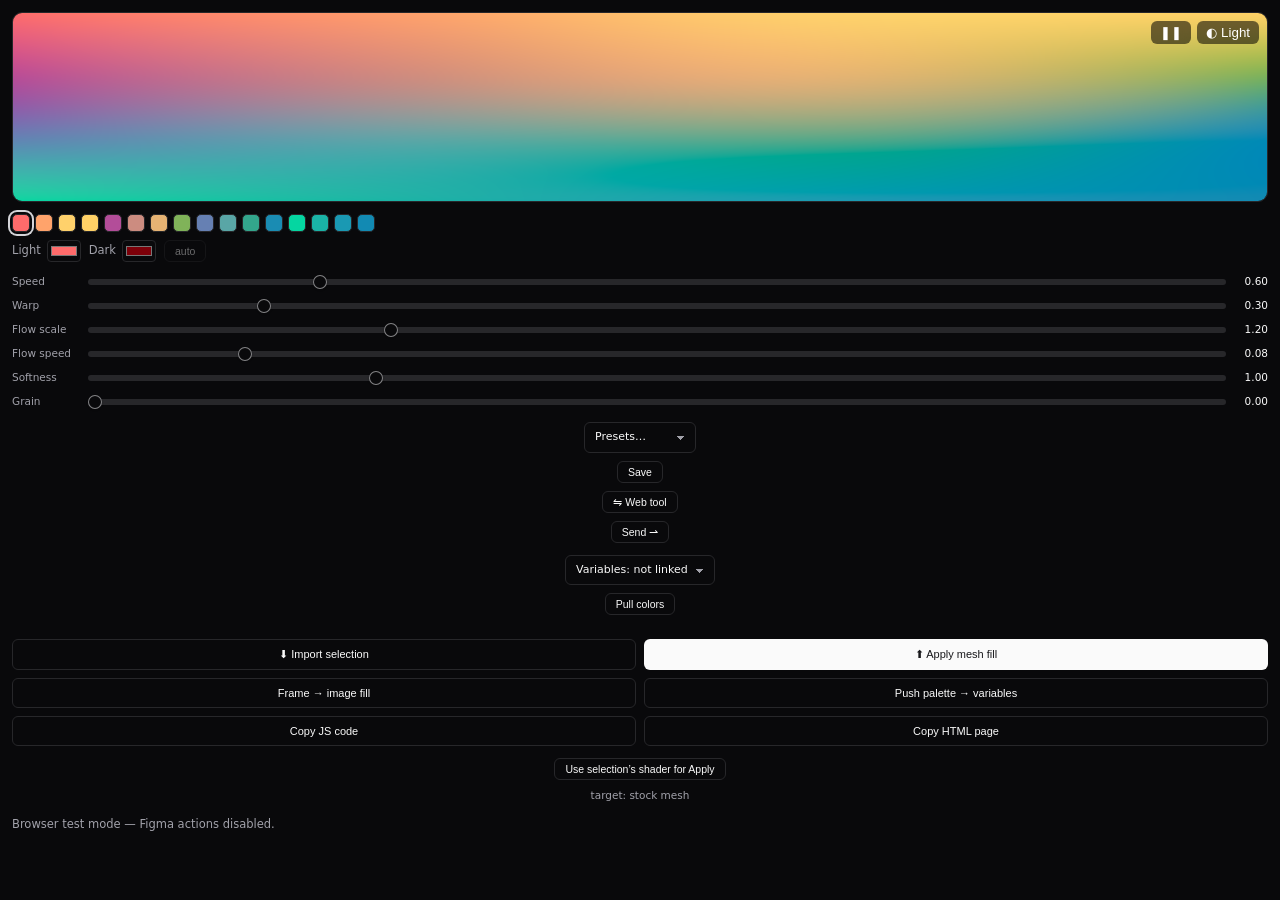
<file: figma-plugin/ui.html>
<meta charset="utf-8">
<!-- GENERATED by build_plugin.py — edit figma-plugin/ui-src/* and src/*, then rebuild -->
<style>
/* shadcn/ui design language (zinc theme), ported to plain CSS.
   Figma (themeColors: true) sets .figma-light / .figma-dark on <html>;
   dark is the default so the browser preview matches too. */
:root {
  --background: 240 10% 3.9%;
  --foreground: 0 0% 98%;
  --muted: 240 3.7% 15.9%;
  --muted-foreground: 240 5% 64.9%;
  --border: 240 3.7% 15.9%;
  --input: 240 3.7% 15.9%;
  --primary: 0 0% 98%;
  --primary-foreground: 240 5.9% 10%;
  --secondary: 240 3.7% 15.9%;
  --secondary-foreground: 0 0% 98%;
  --accent: 240 3.7% 15.9%;
  --accent-foreground: 0 0% 98%;
  --destructive: 0 91% 71%;
  --ring: 240 4.9% 83.9%;
  --radius: 8px;
}
.figma-light {
  --background: 0 0% 100%;
  --foreground: 240 10% 3.9%;
  --muted: 240 4.8% 95.9%;
  --muted-foreground: 240 3.8% 46.1%;
  --border: 240 5.9% 90%;
  --input: 240 5.9% 90%;
  --primary: 240 5.9% 10%;
  --primary-foreground: 0 0% 98%;
  --secondary: 240 4.8% 95.9%;
  --secondary-foreground: 240 5.9% 10%;
  --accent: 240 4.8% 95.9%;
  --accent-foreground: 240 5.9% 10%;
  --destructive: 0 84.2% 60.2%;
  --ring: 240 10% 3.9%;
}

* { box-sizing: border-box; margin: 0; }
body {
  background: hsl(var(--background));
  color: hsl(var(--foreground));
  font: 500 11.5px/1.5 "Inter", -apple-system, system-ui, sans-serif;
  -webkit-font-smoothing: antialiased;
  user-select: none;
}
#app { padding: 12px; display: flex; flex-direction: column; gap: 12px; }

/* ---- stage ------------------------------------------------------------- */
#stage {
  position: relative; height: 190px;
  border: 1px solid hsl(var(--border));
  border-radius: calc(var(--radius) + 2px);
  overflow: hidden;
}
#cv { position: absolute; inset: 0; width: 100%; height: 100%; display: block; cursor: pointer; }
#handles { position: absolute; inset: 0; pointer-events: none; transition: opacity .15s; }
#handles.hide { opacity: 0; visibility: hidden; }
.handle {
  position: absolute; width: 14px; height: 14px; border-radius: 50%;
  transform: translate(-50%, -50%);
  border: 2px solid #fff; background: var(--c);
  box-shadow: 0 0 0 1px rgb(0 0 0 / .4);
  pointer-events: auto; cursor: grab; padding: 0; touch-action: none;
}
.handle.on { box-shadow: 0 0 0 2px hsl(var(--ring)); }
#stagebar { position: absolute; top: 8px; right: 8px; display: flex; gap: 6px; }
.chip {
  background: rgb(0 0 0 / .55); color: #fff; border: 0;
  border-radius: calc(var(--radius) - 2px);
  padding: 4px 9px; font: 500 10px/1.4 inherit; cursor: pointer;
  backdrop-filter: blur(4px);
}
.chip:hover { background: rgb(0 0 0 / .7); }

/* ---- layout ------------------------------------------------------------ */
.section { display: flex; flex-direction: column; gap: 8px; }
.row { display: flex; align-items: center; gap: 8px; }
.grid { display: grid; grid-template-columns: 1fr 1fr; gap: 8px; }
.lbl { display: flex; align-items: center; gap: 6px; color: hsl(var(--muted-foreground)); font-weight: 500; }

/* ---- buttons (shadcn variants) ----------------------------------------- */
.act, .mini {
  display: inline-flex; align-items: center; justify-content: center;
  border: 1px solid hsl(var(--input));
  background: hsl(var(--background));
  color: hsl(var(--foreground));
  border-radius: calc(var(--radius) - 2px);
  font-weight: 500; cursor: pointer;
  transition: background-color .15s, border-color .15s;
}
.act { padding: 8px 10px; font-size: 11px; }
.mini { padding: 4px 10px; font-size: 10.5px; }
.act:hover, .mini:hover { background: hsl(var(--accent)); color: hsl(var(--accent-foreground)); }
.act.primary {
  background: hsl(var(--primary)); color: hsl(var(--primary-foreground));
  border-color: transparent;
}
.act.primary:hover { background: hsl(var(--primary) / .9); }
.act:disabled { opacity: .5; cursor: not-allowed; }
.act:focus-visible, .mini:focus-visible, select:focus-visible, .paste-area:focus-visible {
  outline: none;
  box-shadow: 0 0 0 2px hsl(var(--background)), 0 0 0 4px hsl(var(--ring));
}

/* ---- selects ------------------------------------------------------------ */
select {
  flex: 1; appearance: none;
  background: hsl(var(--background));
  background-image: linear-gradient(45deg, transparent 50%, hsl(var(--muted-foreground)) 50%),
    linear-gradient(135deg, hsl(var(--muted-foreground)) 50%, transparent 50%);
  background-position: calc(100% - 14px) 55%, calc(100% - 10px) 55%;
  background-size: 4px 4px;
  background-repeat: no-repeat;
  color: hsl(var(--foreground));
  border: 1px solid hsl(var(--input));
  border-radius: calc(var(--radius) - 2px);
  padding: 6px 26px 6px 10px; font: inherit; font-size: 11px; cursor: pointer;
}
select:hover { border-color: hsl(var(--ring) / .4); }

/* ---- sliders (shadcn slider) -------------------------------------------- */
.sld { display: flex; align-items: center; gap: 10px; }
.sld span { width: 66px; color: hsl(var(--muted-foreground)); flex: none; font-size: 10.5px; white-space: nowrap; }
.sld output {
  width: 32px; text-align: right; flex: none;
  color: hsl(var(--foreground)); font-variant-numeric: tabular-nums; font-size: 10.5px;
}
.sld input {
  flex: 1; appearance: none; -webkit-appearance: none; height: 16px; background: none; cursor: pointer;
}
.sld input::-webkit-slider-runnable-track {
  height: 6px; border-radius: 999px; background: hsl(var(--secondary));
}
.sld input::-webkit-slider-thumb {
  -webkit-appearance: none; width: 14px; height: 14px; margin-top: -4px;
  border-radius: 50%; background: hsl(var(--background));
  border: 1px solid hsl(var(--ring) / .6);
  box-shadow: 0 1px 2px rgb(0 0 0 / .25);
}
.sld input::-moz-range-track { height: 6px; border-radius: 999px; background: hsl(var(--secondary)); }
.sld input::-moz-range-thumb {
  width: 13px; height: 13px; border-radius: 50%; background: hsl(var(--background));
  border: 1px solid hsl(var(--ring) / .6);
}

/* ---- swatches + color inputs -------------------------------------------- */
.swatchrow { display: flex; flex-wrap: wrap; gap: 5px; }
.swatch {
  width: 18px; height: 18px; border-radius: 5px;
  border: 1px solid hsl(var(--border));
  background: var(--c); cursor: pointer; padding: 0;
}
.swatch.on { box-shadow: 0 0 0 2px hsl(var(--background)), 0 0 0 4px hsl(var(--ring)); }
input[type=color] {
  width: 34px; height: 22px; padding: 1px;
  border: 1px solid hsl(var(--input));
  border-radius: calc(var(--radius) - 4px);
  background: hsl(var(--background)); cursor: pointer;
}

/* ---- paste area ---------------------------------------------------------- */
.paste-area, #clip {
  width: 100%; resize: vertical;
  background: transparent; color: hsl(var(--foreground));
  border: 1px solid hsl(var(--input));
  border-radius: calc(var(--radius) - 2px);
  padding: 8px; font: 10.5px/1.5 ui-monospace, SFMono-Regular, Menlo, monospace;
}
.paste-area::placeholder { color: hsl(var(--muted-foreground)); }

/* ---- status -------------------------------------------------------------- */
#status { min-height: 28px; color: hsl(var(--muted-foreground)); font-weight: 400; }
#status.err { color: hsl(var(--destructive)); }
#shadertarget { justify-content: center; font-size: 10.5px; }
#clip { position: absolute; left: -9999px; top: 0; width: 10px; height: 10px; }
</style>
<div id="app">
  <div id="stage">
    <canvas id="cv"></canvas>
    <div id="handles"></div>
    <div id="stagebar">
      <button id="play" class="chip">❚❚</button>
      <button id="modebtn" class="chip">◐ Light</button>
    </div>
  </div>

  <div class="section">
    <div id="swatches" class="swatchrow"></div>
    <div class="row">
      <label class="lbl">Light <input id="clight" type="color"></label>
      <label class="lbl">Dark <input id="cdark" type="color"></label>
      <button id="cauto" class="mini" title="Reset dark to auto-derived">auto</button>
    </div>
  </div>

  <div class="section" id="sliders"></div>

  <div class="section row">
    <select id="preset"><option value="">Presets…</option></select>
    <button id="savepreset" class="mini">Save</button>
    <button id="pullweb" class="mini" title="Load the web tool's current design">⇋ Web tool</button>
    <button id="sendweb" class="mini" title="Send this design to the web tool">Send ⇀</button>
  </div>

  <div class="section row">
    <select id="varcol"><option value="">Variables: not linked</option></select>
    <button id="pullvars" class="mini" title="Set point colors from the linked collection's Light/Dark values">Pull colors</button>
  </div>
  <div class="section" id="varmodes" hidden></div>

  <div class="section grid">
    <button id="importsel" class="act">⬇ Import selection</button>
    <button id="applymesh" class="act primary">⬆ Apply mesh fill</button>
    <button id="applyimg" class="act">Frame → image fill</button>
    <button id="mkvars" class="act">Push palette → variables</button>
    <button id="copyjs" class="act">Copy JS code</button>
    <button id="copyhtml" class="act">Copy HTML page</button>
  </div>

  <div class="section row">
    <button id="captureshader" class="mini" title="Select a layer filled with your custom shader (at default settings) and click to make Apply target it">Use selection’s shader for Apply</button>
    <span id="shadertarget" class="lbl">target: stock mesh</span>
  </div>

  <div id="status"></div>
  <textarea id="clip" aria-hidden="true"></textarea>
</div>
<script>
// Shader source for the animated mesh gradient.
// Kept dependency-free and WebGL1 (GLSL ES 1.00) for maximum portability.

const VERT = `
attribute vec2 aPosition;
varying vec2 vUv;
void main() {
  vUv = aPosition * 0.5 + 0.5;
  gl_Position = vec4(aPosition, 0.0, 1.0);
}
`;

// FRAG is a function of MAX_POINTS so the same source powers both the editor
// and the exported standalone runtime (which inlines this file verbatim).
const FRAG = (maxPoints) => `
precision highp float;
#define MAX_POINTS ${maxPoints}

varying vec2 vUv;

uniform float uTime;
uniform vec2  uResolution;
uniform float uAspect;
uniform int   uCount;
uniform vec2  uPoints[MAX_POINTS];
uniform vec3  uColors[MAX_POINTS];
uniform float uSpread[MAX_POINTS]; // per-point radius of influence

uniform float uWarp;        // domain-warp amount
uniform float uNoiseScale;  // spatial frequency of the flow
uniform float uFalloff;     // blend falloff (higher = sharper points)
uniform float uGrain;       // film grain amount
uniform float uVignette;    // corner darkening

// --- 2D simplex noise (Ashima / Stefan Gustavson, public domain) ---
vec3 mod289(vec3 x){ return x - floor(x * (1.0 / 289.0)) * 289.0; }
vec2 mod289(vec2 x){ return x - floor(x * (1.0 / 289.0)) * 289.0; }
vec3 permute(vec3 x){ return mod289(((x * 34.0) + 1.0) * x); }
float snoise(vec2 v){
  const vec4 C = vec4(0.211324865405187, 0.366025403784439,
                     -0.577350269189626, 0.024390243902439);
  vec2 i  = floor(v + dot(v, C.yy));
  vec2 x0 = v - i + dot(i, C.xx);
  vec2 i1 = (x0.x > x0.y) ? vec2(1.0, 0.0) : vec2(0.0, 1.0);
  vec4 x12 = x0.xyxy + C.xxzz;
  x12.xy -= i1;
  i = mod289(i);
  vec3 p = permute(permute(i.y + vec3(0.0, i1.y, 1.0)) + i.x + vec3(0.0, i1.x, 1.0));
  vec3 m = max(0.5 - vec3(dot(x0, x0), dot(x12.xy, x12.xy), dot(x12.zw, x12.zw)), 0.0);
  m = m * m; m = m * m;
  vec3 x = 2.0 * fract(p * C.www) - 1.0;
  vec3 h = abs(x) - 0.5;
  vec3 ox = floor(x + 0.5);
  vec3 a0 = x - ox;
  m *= 1.79284291400159 - 0.85373472095314 * (a0 * a0 + h * h);
  vec3 g;
  g.x  = a0.x * x0.x + h.x * x0.y;
  g.yz = a0.yz * x12.xz + h.yz * x12.yw;
  return 130.0 * dot(m, g);
}

void main() {
  vec2 uv = vUv;
  vec2 aspect = vec2(uAspect, 1.0);

  // --- domain warp: noise offsets the sample point over time -> organic flow
  float t = uTime;
  vec2 warp = vec2(
    snoise(uv * uNoiseScale + vec2(0.0, t)),
    snoise(uv * uNoiseScale + vec2(5.2, t + 1.3))
  );
  vec2 p = uv + warp * (uWarp * 0.18);

  // --- weighted blend of all color points (inverse-distance mesh)
  vec3 color = vec3(0.0);
  float total = 0.0;
  for (int i = 0; i < MAX_POINTS; i++) {
    if (i >= uCount) break;
    vec2 d = (p - uPoints[i]) * aspect;
    float s = max(uSpread[i], 0.05);
    float dist2 = dot(d, d) / (s * s) + 0.0008; // larger spread -> wider reach
    float w = 1.0 / pow(dist2, uFalloff);
    color += uColors[i] * w; // blend in sRGB/gamma space to match Figma & CSS
    total += w;
  }
  color = color / max(total, 0.0001);

  // --- vignette
  float vig = smoothstep(1.1, 0.35, distance(uv, vec2(0.5)));
  color = mix(color, color * vig, uVignette);

  // --- film grain
  float g = fract(sin(dot(uv * uResolution + uTime, vec2(12.9898, 78.233))) * 43758.5453) - 0.5;
  color += g * uGrain;

  gl_FragColor = vec4(clamp(color, 0.0, 1.0), 1.0);
}
`;

// Faithful bicubic mesh mode — a port of Figma's "Mesh gradient" shader (WGSL)
// to WebGL1 GLSL ES 1.00. Forward tessellation: a triangle grid in (s,t) space
// is warped by a 4x4 Catmull-Rom bicubic control net in the VERTEX shader, and
// colors are Gouraud-interpolated in linear light (like Figma), then converted
// back to sRGB in the fragment shader. Optional time-based warp adds motion.
//
// Control points are supplied as 16 entries in row-major grid order:
//   index = row*4 + col   (p_{col,row}: col=x, row=y), matching Figma's layout.

const VERT_MESH = `
attribute vec2 aST;

uniform vec2  uCtrlPos[16];   // grid positions, x/y in 0..1 (y down)
uniform vec3  uCtrlColor[16]; // grid colors, LINEAR light

varying vec3 vColor;

// --- Catmull-Rom basis ---
float cr1(float a,float b,float c,float d,float t){
  return 0.5*((2.0*b)+(-a+c)*t+(2.0*a-5.0*b+4.0*c-d)*t*t+(-a+3.0*b-3.0*c+d)*t*t*t);
}
vec2 cr2(vec2 a,vec2 b,vec2 c,vec2 d,float t){ return vec2(cr1(a.x,b.x,c.x,d.x,t),cr1(a.y,b.y,c.y,d.y,t)); }
vec3 cr3(vec3 a,vec3 b,vec3 c,vec3 d,float t){ return vec3(cr1(a.x,b.x,c.x,d.x,t),cr1(a.y,b.y,c.y,d.y,t),cr1(a.z,b.z,c.z,d.z,t)); }

// ES 1.00-safe dynamic fetch (loop counter indexing is allowed; k is dynamic).
vec2 getP(int k){ for(int n=0;n<16;n++){ if(n==k) return uCtrlPos[n]; } return uCtrlPos[15]; }
vec3 getC(int k){ for(int n=0;n<16;n++){ if(n==k) return uCtrlColor[n]; } return uCtrlColor[15]; }
int idx(int i,int j){ int ci=(i<0)?0:((i>3)?3:i); int cj=(j<0)?0:((j>3)?3:j); return cj*4+ci; }

void main(){
  float uu = aST.x*3.0; float vv = aST.y*3.0;
  int i = int(floor(uu)); i = (i<0)?0:((i>2)?2:i);
  int j = int(floor(vv)); j = (j<0)?0:((j>2)?2:j);
  float fu = uu-float(i); float fv = vv-float(j);

  vec2 prow[4]; vec3 crow[4];
  for(int m=0;m<4;m++){
    int jj = j-1+m;
    prow[m] = cr2(getP(idx(i-1,jj)), getP(idx(i,jj)), getP(idx(i+1,jj)), getP(idx(i+2,jj)), fu);
    crow[m] = cr3(getC(idx(i-1,jj)), getC(idx(i,jj)), getC(idx(i+1,jj)), getC(idx(i+2,jj)), fu);
  }
  vec2 pos = cr2(prow[0],prow[1],prow[2],prow[3],fv);
  vec3 col = cr3(crow[0],crow[1],crow[2],crow[3],fv);

  // Pure bicubic evaluation — motion comes from the engine animating the
  // 16 control points themselves (uCtrlPos), so the surface genuinely flexes.
  gl_Position = vec4(pos.x*2.0-1.0, 1.0-pos.y*2.0, 0.0, 1.0);
  vColor = col;
}
`;

const FRAG_MESH = `
precision highp float;
varying vec3 vColor;
uniform float uGrain;
uniform float uTime;

vec3 lin2srgb(vec3 c){
  vec3 lo = c*12.92;
  vec3 hi = 1.055*pow(clamp(c,vec3(0.0),vec3(1.0)),vec3(1.0/2.4))-0.055;
  return mix(lo, hi, step(vec3(0.0031308), c));
}

void main(){
  vec3 c = lin2srgb(clamp(vColor,0.0,1.0));
  float g = fract(sin(dot(gl_FragCoord.xy + uTime, vec2(12.9898,78.233)))*43758.5453)-0.5;
  c += g*uGrain;
  gl_FragColor = vec4(clamp(c,0.0,1.0),1.0);
}
`;

// Color helpers + a hue-preserving dark-mode derivation (OKLab).
// deriveDark() reduces perceptual lightness while keeping hue, so a dark
// variant reads as the same color family rather than a muddy sRGB multiply.

function hexToRgb01(hex) {
  let h = (hex || '#000000').replace('#', '');
  if (h.length === 3) h = h.split('').map((x) => x + x).join('');
  const n = parseInt(h, 16);
  return [((n >> 16) & 255) / 255, ((n >> 8) & 255) / 255, (n & 255) / 255];
}

function rgb01ToHex(r, g, b) {
  const c = (v) => Math.max(0, Math.min(255, Math.round(v * 255))).toString(16).padStart(2, '0');
  return '#' + c(r) + c(g) + c(b);
}

function srgbToLinear(c) { return c <= 0.04045 ? c / 12.92 : Math.pow((c + 0.055) / 1.055, 2.4); }
function linearToSrgb(c) { return c <= 0.0031308 ? c * 12.92 : 1.055 * Math.pow(c, 1 / 2.4) - 0.055; }

function linearToOklab(r, g, b) {
  const l = 0.4122214708 * r + 0.5363325363 * g + 0.0514459929 * b;
  const m = 0.2119034982 * r + 0.6806995451 * g + 0.1073969566 * b;
  const s = 0.0883024619 * r + 0.2817188376 * g + 0.6299787005 * b;
  const l_ = Math.cbrt(l), m_ = Math.cbrt(m), s_ = Math.cbrt(s);
  return [
    0.2104542553 * l_ + 0.7936177850 * m_ - 0.0040720468 * s_,
    1.9779984951 * l_ - 2.4285922050 * m_ + 0.4505937099 * s_,
    0.0259040371 * l_ + 0.7827717662 * m_ - 0.8086757660 * s_,
  ];
}

function oklabToLinear(L, a, b) {
  const l_ = L + 0.3963377774 * a + 0.2158037573 * b;
  const m_ = L - 0.1055613458 * a - 0.0638541728 * b;
  const s_ = L - 0.0894841775 * a - 1.2914855480 * b;
  const l = l_ * l_ * l_, m = m_ * m_ * m_, s = s_ * s_ * s_;
  return [
    4.0767416621 * l - 3.3077115913 * m + 0.2309699292 * s,
    -1.2684380046 * l + 2.6097574011 * m - 0.3413193965 * s,
    -0.0041960863 * l - 0.7034186147 * m + 1.7076147010 * s,
  ];
}

// Derive a dark-mode variant of a color: keep hue (OKLab a/b direction),
// lower perceptual lightness, and ease chroma back slightly so it doesn't glow.
function deriveDark(hex, { lightness = 0.5, chroma = 0.92 } = {}) {
  const [r, g, b] = hexToRgb01(hex);
  const [L, a, bb] = linearToOklab(srgbToLinear(r), srgbToLinear(g), srgbToLinear(b));
  const lin = oklabToLinear(L * lightness, a * chroma, bb * chroma);
  return rgb01ToHex(
    linearToSrgb(Math.max(0, lin[0])),
    linearToSrgb(Math.max(0, lin[1])),
    linearToSrgb(Math.max(0, lin[2])),
  );
}

// The mesh gradient runtime. This is the SINGLE SOURCE OF TRUTH: the editor runs
// this exact code, and "Export Code" ships this file verbatim. No dependencies.
//
//   const gradient = initMeshGradient(canvas, config, options);
//   gradient.play(); gradient.pause(); gradient.setConfig({ ... });
//

const MAX_POINTS = 16;
const MESH_TESS = 128; // matches Figma's default tessellation quality

const DEFAULT_CONFIG = {
  // 'points' = free inverse-distance points; 'mesh' = 4x4 Catmull-Rom bicubic
  // grid (Figma-compatible). In mesh mode, points[] holds exactly 16 entries in
  // row-major grid order (p00,p10,p20,p30, p01,...), spread is ignored.
  mode: 'points',
  points: [
    { x: 0.15, y: 0.20, color: '#5b3cc4' }, // indigo
    { x: 0.85, y: 0.15, color: '#9d4edd' }, // violet
    { x: 0.20, y: 0.80, color: '#ff5d8f' }, // pink
    { x: 0.60, y: 0.95, color: '#ff8a5b' }, // coral
    { x: 0.90, y: 0.75, color: '#ffd166' }, // gold
  ],
  animation: { play: true, speed: 0.85, noiseScale: 1.3, noiseSpeed: 0.12, warp: 0.7 },
  effects:   { falloff: 1.1, grain: 0.045, vignette: 0.18 },
  // Editor/export metadata only — the runtime ignores this and sizes to its
  // container. It sets the design aspect ratio and the PNG export resolution.
  frame:     { width: 1920, height: 1080 },
};

// ---- small helpers -----------------------------------------------------------
function clone(o) { return JSON.parse(JSON.stringify(o)); }

function mergeConfig(base, over) {
  const c = clone(base);
  if (!over) return c;
  if (over.mode) c.mode = over.mode;
  if (over.points) c.points = clone(over.points);
  if (over.animation) Object.assign(c.animation, over.animation);
  if (over.effects) Object.assign(c.effects, over.effects);
  if (over.frame) Object.assign(c.frame, over.frame);
  return c;
}

function hexToRgb(hex) {
  let h = (hex || '#000000').replace('#', '');
  if (h.length === 3) h = h.split('').map((x) => x + x).join('');
  const n = parseInt(h, 16);
  return [((n >> 16) & 255) / 255, ((n >> 8) & 255) / 255, (n & 255) / 255];
}

function srgb2lin(c) { return c <= 0.04045 ? c / 12.92 : Math.pow((c + 0.055) / 1.055, 2.4); }

function compile(gl, type, src) {
  const s = gl.createShader(type);
  gl.shaderSource(s, src);
  gl.compileShader(s);
  if (!gl.getShaderParameter(s, gl.COMPILE_STATUS)) {
    const log = gl.getShaderInfoLog(s);
    gl.deleteShader(s);
    throw new Error('Shader compile error: ' + log);
  }
  return s;
}

// ---- the engine --------------------------------------------------------------
function initMeshGradient(canvas, userConfig = {}, options = {}) {
  const opts = Object.assign({
    maxDpr: 2,
    respectReducedMotion: true,
    pauseWhenHidden: true,
    autoStart: true,
  }, options);

  const gl = canvas.getContext('webgl', {
    antialias: false,
    premultipliedAlpha: false,
    preserveDrawingBuffer: true, // needed for reliable PNG capture
  });
  if (!gl) throw new Error('WebGL is not supported in this browser.');

  let config = mergeConfig(DEFAULT_CONFIG, userConfig);

  const prog = gl.createProgram();
  gl.attachShader(prog, compile(gl, gl.VERTEX_SHADER, VERT));
  gl.attachShader(prog, compile(gl, gl.FRAGMENT_SHADER, FRAG(MAX_POINTS)));
  gl.linkProgram(prog);
  if (!gl.getProgramParameter(prog, gl.LINK_STATUS)) {
    throw new Error('Program link error: ' + gl.getProgramInfoLog(prog));
  }
  gl.useProgram(prog);

  // full-screen quad
  const buf = gl.createBuffer();
  gl.bindBuffer(gl.ARRAY_BUFFER, buf);
  gl.bufferData(gl.ARRAY_BUFFER, new Float32Array([-1, -1, 3, -1, -1, 3]), gl.STATIC_DRAW);
  const aPosition = gl.getAttribLocation(prog, 'aPosition');
  gl.enableVertexAttribArray(aPosition);
  gl.vertexAttribPointer(aPosition, 2, gl.FLOAT, false, 0, 0);

  const U = {};
  const ARRAY_UNIFORMS = { uPoints: 1, uColors: 1, uSpread: 1 };
  ['uTime', 'uResolution', 'uAspect', 'uCount', 'uPoints', 'uColors', 'uSpread',
   'uWarp', 'uNoiseScale', 'uFalloff', 'uGrain', 'uVignette']
    .forEach((n) => { U[n] = gl.getUniformLocation(prog, ARRAY_UNIFORMS[n] ? n + '[0]' : n); });

  const posBuf = new Float32Array(MAX_POINTS * 2);
  const colBuf = new Float32Array(MAX_POINTS * 3);
  const spreadBuf = new Float32Array(MAX_POINTS).fill(1);

  // ---- bicubic mesh mode: second program + tessellated (s,t) grid ------------
  const meshProg = gl.createProgram();
  gl.attachShader(meshProg, compile(gl, gl.VERTEX_SHADER, VERT_MESH));
  gl.attachShader(meshProg, compile(gl, gl.FRAGMENT_SHADER, FRAG_MESH));
  gl.linkProgram(meshProg);
  if (!gl.getProgramParameter(meshProg, gl.LINK_STATUS)) {
    throw new Error('Mesh program link error: ' + gl.getProgramInfoLog(meshProg));
  }
  const MU = {};
  ['uCtrlPos', 'uCtrlColor', 'uTime', 'uGrain'].forEach((n) => {
    MU[n] = gl.getUniformLocation(meshProg, (n === 'uCtrlPos' || n === 'uCtrlColor') ? n + '[0]' : n);
  });
  const aST = gl.getAttribLocation(meshProg, 'aST');

  // (s,t) grid: (T+1)^2 vertices, T*T*2 triangles, Uint16 indices (WebGL1-safe)
  const T = MESH_TESS, NV = T + 1;
  const stData = new Float32Array(NV * NV * 2);
  for (let j = 0, o = 0; j < NV; j++) for (let i = 0; i < NV; i++) {
    stData[o++] = i / T; stData[o++] = j / T;
  }
  const idxData = new Uint16Array(T * T * 6);
  for (let j = 0, o = 0; j < T; j++) for (let i = 0; i < T; i++) {
    const i0 = j * NV + i, i1 = i0 + 1, i2 = i0 + NV, i3 = i2 + 1;
    idxData[o++] = i0; idxData[o++] = i2; idxData[o++] = i1;
    idxData[o++] = i1; idxData[o++] = i2; idxData[o++] = i3;
  }
  const stBuf = gl.createBuffer();
  gl.bindBuffer(gl.ARRAY_BUFFER, stBuf);
  gl.bufferData(gl.ARRAY_BUFFER, stData, gl.STATIC_DRAW);
  const idxBuf = gl.createBuffer();
  gl.bindBuffer(gl.ELEMENT_ARRAY_BUFFER, idxBuf);
  gl.bufferData(gl.ELEMENT_ARRAY_BUFFER, idxData, gl.STATIC_DRAW);

  const ctrlPosBuf = new Float32Array(16 * 2);
  const ctrlColBuf = new Float32Array(16 * 3);

  let time = 0;
  let lastT = 0;
  let raf = null;
  let playing = false;
  const reduce = opts.respectReducedMotion &&
    typeof matchMedia === 'function' && matchMedia('(prefers-reduced-motion: reduce)').matches;

  // Size the backing store. With no args, tracks the container responsively
  // (this is what the exported runtime always does). With forced w/h it renders
  // at an exact resolution — used only for capture/export.
  function resize(forceW, forceH) {
    let w, h;
    if (forceW) {
      w = Math.max(1, Math.round(forceW));
      h = Math.max(1, Math.round(forceH));
    } else {
      const dpr = Math.min(window.devicePixelRatio || 1, opts.maxDpr);
      w = Math.max(1, Math.round((canvas.clientWidth || canvas.width) * dpr));
      h = Math.max(1, Math.round((canvas.clientHeight || canvas.height) * dpr));
    }
    if (canvas.width !== w || canvas.height !== h) {
      canvas.width = w;
      canvas.height = h;
    }
    gl.viewport(0, 0, canvas.width, canvas.height);
  }

  function render() {
    if (config.mode === 'mesh' && config.points.length === 16) renderMesh();
    else renderPoints();
  }

  // Deterministic per-point phase hash (no Math.random — keeps renders stable).
  function hash01(n) { const s = Math.sin(n) * 43758.5453; return s - Math.floor(s); }

  function renderMesh() {
    const a = config.animation, e = config.effects;
    // The mesh animates by drifting the 16 control points themselves, so the
    // bicubic surface genuinely flexes. Each point gets a two-band oscillator
    // with hashed phases/frequencies. Border points may only slide ALONG their
    // edge and corners stay pinned — the boundary curve of the surface depends
    // solely on its border points, so frame edges stay exactly straight.
    const t = time * a.noiseSpeed * 10.0;
    const amp = a.warp * 0.14;
    const fs = a.noiseScale;
    let mr = 0, mg = 0, mb = 0;
    for (let i = 0; i < 16; i++) {
      const p = config.points[i];
      let dx = 0, dy = 0;
      if (amp > 0) {
        const f1 = fs * (0.8 + 0.5 * hash01(i * 12.99 + 1));
        const f3 = fs * (0.9 + 0.5 * hash01(i * 12.99 + 3));
        const P = 6.2832;
        // constant-velocity orbit (alternating direction) + a slower breathing
        // oscillation. The orbit's uniform angular motion makes the animation
        // tempo — and thus the Speed control — clearly readable.
        const dir = (i % 2 === 0) ? 1 : -1;
        const orb = dir * t * fs * (0.9 + 0.7 * hash01(i * 3.7 + 5)) + P * hash01(i * 3.7 + 6);
        dx = amp * (0.5 * Math.sin(t * f1 + P * hash01(i * 78.23 + 1)) + 0.5 * Math.cos(orb));
        dy = amp * (0.5 * Math.sin(t * f3 + P * hash01(i * 78.23 + 3)) + 0.5 * Math.sin(orb));
        // pin motion perpendicular to any frame edge the point sits on
        if (Math.abs(p.x) < 0.02 || Math.abs(p.x - 1) < 0.02) dx = 0;
        if (Math.abs(p.y) < 0.02 || Math.abs(p.y - 1) < 0.02) dy = 0;
      }
      ctrlPosBuf[i * 2] = p.x + dx;
      ctrlPosBuf[i * 2 + 1] = p.y + dy; // mesh vertex shader is y-down, like the UI
      const rgb = hexToRgb(p.color);
      ctrlColBuf[i * 3] = srgb2lin(rgb[0]);
      ctrlColBuf[i * 3 + 1] = srgb2lin(rgb[1]);
      ctrlColBuf[i * 3 + 2] = srgb2lin(rgb[2]);
      mr += rgb[0]; mg += rgb[1]; mb += rgb[2];
    }
    gl.useProgram(meshProg);
    gl.bindBuffer(gl.ARRAY_BUFFER, stBuf);
    gl.enableVertexAttribArray(aST);
    gl.vertexAttribPointer(aST, 2, gl.FLOAT, false, 0, 0);
    gl.bindBuffer(gl.ELEMENT_ARRAY_BUFFER, idxBuf);
    gl.uniform2fv(MU.uCtrlPos, ctrlPosBuf);
    gl.uniform3fv(MU.uCtrlColor, ctrlColBuf);
    gl.uniform1f(MU.uTime, time * a.noiseSpeed);
    gl.uniform1f(MU.uGrain, e.grain);
    // clear to the mean control color so any warp-exposed sliver isn't black
    gl.clearColor(mr / 16, mg / 16, mb / 16, 1);
    gl.clear(gl.COLOR_BUFFER_BIT);
    gl.drawElements(gl.TRIANGLES, T * T * 6, gl.UNSIGNED_SHORT, 0);
  }

  function renderPoints() {
    const pts = config.points.slice(0, MAX_POINTS);
    gl.useProgram(prog);
    gl.bindBuffer(gl.ARRAY_BUFFER, buf);
    gl.enableVertexAttribArray(aPosition);
    gl.vertexAttribPointer(aPosition, 2, gl.FLOAT, false, 0, 0);
    for (let i = 0; i < pts.length; i++) {
      posBuf[i * 2] = pts[i].x;
      posBuf[i * 2 + 1] = 1.0 - pts[i].y; // flip: UI y-down -> GL y-up
      const rgb = hexToRgb(pts[i].color);
      colBuf[i * 3] = rgb[0];
      colBuf[i * 3 + 1] = rgb[1];
      colBuf[i * 3 + 2] = rgb[2];
      spreadBuf[i] = pts[i].spread != null ? pts[i].spread : 1.0;
    }
    const a = config.animation, e = config.effects;
    gl.uniform1f(U.uTime, time * a.noiseSpeed);
    gl.uniform2f(U.uResolution, canvas.width, canvas.height);
    gl.uniform1f(U.uAspect, canvas.width / Math.max(1, canvas.height));
    gl.uniform1i(U.uCount, pts.length);
    gl.uniform2fv(U.uPoints, posBuf);
    gl.uniform3fv(U.uColors, colBuf);
    gl.uniform1fv(U.uSpread, spreadBuf);
    gl.uniform1f(U.uWarp, a.warp);
    gl.uniform1f(U.uNoiseScale, a.noiseScale);
    gl.uniform1f(U.uFalloff, e.falloff);
    gl.uniform1f(U.uGrain, e.grain);
    gl.uniform1f(U.uVignette, e.vignette);
    gl.drawArrays(gl.TRIANGLES, 0, 3);
  }

  function draw() { resize(); render(); }

  function frame(now) {
    if (!playing) return;
    const dt = lastT ? (now - lastT) / 1000 : 0;
    lastT = now;
    time += dt * config.animation.speed;
    draw();
    raf = requestAnimationFrame(frame);
  }

  function play() {
    if (playing) return;
    if (reduce) { draw(); return; } // honor reduced-motion: render a still frame
    playing = true;
    lastT = 0;
    raf = requestAnimationFrame(frame);
  }

  function pause() {
    playing = false;
    if (raf) cancelAnimationFrame(raf);
    raf = null;
    draw();
  }

  // pause when the tab is hidden so we never burn GPU in the background
  let resumeOnShow = false;
  function onVisibility() {
    if (!opts.pauseWhenHidden) return;
    if (document.hidden) { resumeOnShow = playing; pause(); }
    else if (resumeOnShow) { play(); }
  }
  document.addEventListener('visibilitychange', onVisibility);

  // pause when scrolled off-screen
  let io = null;
  if (opts.pauseWhenHidden && typeof IntersectionObserver === 'function') {
    io = new IntersectionObserver((entries) => {
      const visible = entries[0].isIntersecting;
      if (!visible && playing) { resumeOnShow = true; pause(); }
      else if (visible && resumeOnShow) { resumeOnShow = false; play(); }
    }, { threshold: 0 });
    io.observe(canvas);
  }

  let ro = null;
  if (typeof ResizeObserver === 'function') {
    ro = new ResizeObserver(() => { if (!playing) draw(); });
    ro.observe(canvas);
  }

  const controller = {
    canvas, gl,
    play, pause,
    toggle() { playing ? pause() : play(); return playing; },
    isPlaying() { return playing; },
    redraw: draw,
    reset() { time = 0; draw(); },
    seek(t) { time = t; draw(); },
    getTime() { return time; },
    getConfig() { return clone(config); },
    setConfig(partial) {
      config = mergeConfig(config, partial);
      // sync animation.play intent
      if (partial.animation && typeof partial.animation.play === 'boolean') {
        partial.animation.play ? play() : pause();
      } else if (!playing) {
        draw();
      }
    },
    // Freeze the current frame, render it at an exact resolution (defaults to
    // the config frame size), read it back, then restore the responsive canvas.
    // Stays paused on the captured frame. Returns a Promise<Blob>.
    capture(width, height, type = 'image/png', quality) {
      const w = width || config.frame.width;
      const h = height || config.frame.height;
      pause();
      resize(w, h);
      render();
      return new Promise((resolve) => {
        canvas.toBlob((blob) => {
          resize(); render(); // back to on-screen responsive size
          resolve(blob);
        }, type, quality);
      });
    },
    captureDataURL(width, height, type = 'image/png', quality) {
      const w = width || config.frame.width;
      const h = height || config.frame.height;
      pause();
      resize(w, h);
      render();
      const url = canvas.toDataURL(type, quality);
      resize(); render();
      return url;
    },
    destroy() {
      pause();
      document.removeEventListener('visibilitychange', onVisibility);
      if (io) io.disconnect();
      if (ro) ro.disconnect();
      gl.deleteProgram(prog);
      gl.deleteBuffer(buf);
      gl.deleteProgram(meshProg);
      gl.deleteBuffer(stBuf);
      gl.deleteBuffer(idxBuf);
    },
  };

  draw();
  if (opts.autoStart && config.animation.play) play();
  return controller;
}

// Convert a Figma "Mesh gradient" SHADER fill's parameters into a tool config.
// Figma exposes a shader fill as { type:'SHADER', id, properties } where each
// color-point property is { x, y (in %), color:{r,g,b,a} } and numeric props
// (e.g. tessellation) are plain numbers. We map the color-points into our
// free-point engine (inverse-distance). This is the "quick" import — a faithful
// 4x4 Catmull-Rom bicubic mode is a planned follow-up.

// Figma's "Mesh gradient" shader fill (account-library build). The property
// keys are stable hashes of the parameter names p00..p33 / tessellation,
// derived by reading a pristine default-lattice fill and cross-checked against
// the shader source's defaults. Row-major grid order matches config.points in
// mesh mode, so index i maps to MESH_SHADER_SLOT_KEYS[i].
const MESH_SHADER_ID = '3f03519cd6fb9dd0902b984c6179893f45bedc85/428';
const MESH_SHADER_SLOT_KEYS = [
  '3320634909:3476955528', '4114930664:3251078132', '2659398696:3309137918', '2641195073:3606991302', // p00 p10 p20 p30
  '2510368863:1749092474', '4186663962:2165964532', '2593232746:3394489926', '4257263820:4091994006', // p01 p11 p21 p31
  '2275808186:3094044812', '3553020740:1790315864', '3587754145:3674750112', '3996248449:2683851748', // p02 p12 p22 p32
  '2704260425:2064916084', '4108435739:969888618', '3390006660:875800174', '3230229320:3152342904',   // p03 p13 p23 p33
];
const MESH_SHADER_TESS_KEY = '2849611793:731443280';

// Build a complete SHADER paint from a mesh-mode config — ready to assign into
// a Figma node's fills via the Plugin API (writes to existing shader fills are
// confirmed; adding to a node with no shader fill is the path this exposes).
function configToFigmaShaderPaint(config, { tessellation = 128 } = {}) {
  if (config.mode !== 'mesh' || config.points.length !== 16) {
    throw new Error('Figma shader export requires mesh mode with 16 grid points.');
  }
  const properties = {};
  config.points.forEach((p, i) => {
    const [r, g, b] = hexToRgb01(p.color);
    properties[MESH_SHADER_SLOT_KEYS[i]] = { x: p.x * 100, y: p.y * 100, color: { r, g, b, a: 1 } };
  });
  properties[MESH_SHADER_TESS_KEY] = tessellation;
  return { type: 'SHADER', visible: true, opacity: 1, blendMode: 'NORMAL', id: MESH_SHADER_ID, properties };
}

// Recover the 4x4 grid topology from unlabeled points: Figma hashes the
// p00..p33 property names, so we re-derive each point's lattice slot. Meshes
// are edited by dragging the default grid, so a greedy nearest-slot assignment
// (all point/slot pairs sorted by distance to the default lattice positions,
// closest pairs claimed first) recovers the topology for typical meshes.
// Extremely tangled meshes are inherently ambiguous without the labels.
function recoverGridOrder(points) {
  const slotPos = (i) => (i === 3 ? 1.0 : i / 3); // default lattice: 0, 1/3, 2/3, 1
  const pairs = [];
  for (let s = 0; s < 16; s++) {
    const sx = slotPos(s % 4), sy = slotPos(Math.floor(s / 4));
    for (let p = 0; p < 16; p++) {
      const dx = points[p].x - sx, dy = points[p].y - sy;
      pairs.push({ s, p, d: dx * dx + dy * dy });
    }
  }
  pairs.sort((a, b) => a.d - b.d);
  const grid = new Array(16);
  const usedSlot = new Array(16).fill(false);
  const usedPt = new Array(16).fill(false);
  for (const { s, p } of pairs) {
    if (usedSlot[s] || usedPt[p]) continue;
    grid[s] = points[p];
    usedSlot[s] = true;
    usedPt[p] = true;
  }
  return grid;
}

// A self-contained Plugin API snippet that applies the current mesh design to
// whatever node is selected in Figma. Paste into the Figma desktop console
// (Plugins → Development → Open Console) — no plugin install required.
function buildFigmaApplyScript(config) {
  const paint = configToFigmaShaderPaint(config);
  return `// Mesh gradient — select target frame(s) in Figma, then run this
// in Plugins → Development → Open Console (Figma desktop app).
(() => {
  const paint = ${JSON.stringify(paint, null, 2)};
  const sel = figma.currentPage.selection.filter((n) => 'fills' in n);
  if (!sel.length) { figma.notify('Select a frame or shape first'); return; }
  sel.forEach((n) => { n.fills = [paint]; });
  figma.notify('Mesh gradient applied to ' + sel.length + ' layer(s)');
})();
`;
}

// The read-side counterpart of the apply script: run in the Figma desktop
// console with a meshed layer selected, it copies the shader fill's data as
// JSON (devtools' copy() builtin) for pasting into the tool's import box.
function buildFigmaReadScript() {
  return `// Mesh gradient import — select the layer with the mesh shader fill,
// then run this in Plugins → Development → Open Console (Figma desktop).
(() => {
  const n = figma.currentPage.selection[0];
  const f = n && 'fills' in n && Array.from(n.fills).find((x) => x.type === 'SHADER');
  if (!f) { figma.notify('Select a layer with a mesh gradient fill first'); return; }
  const json = JSON.stringify({ width: n.width, height: n.height, properties: f.properties });
  try { copy(json); figma.notify('Mesh copied — paste it into the gradient tool'); }
  catch (e) { console.log(json); figma.notify('copy() unavailable — copy the JSON logged below'); }
})();
`;
}

// Accept the JSON shapes a user might paste: the read-script output
// ({width,height,properties}), a full SHADER paint ({type,properties}), or a
// bare properties map. Returns { properties, width, height }.
function parseFigmaMeshJSON(text) {
  const obj = JSON.parse(text);
  const properties = obj.properties || obj;
  const pointCount = Object.values(properties)
    .filter((v) => v && typeof v === 'object' && typeof v.x === 'number' && v.color).length;
  if (pointCount < 2) throw new Error('No mesh color points found — paste the JSON copied by the Figma read script.');
  return { properties, width: obj.width, height: obj.height };
}

// Refine a recovered grid against a reference render of the actual Figma node.
// The analytic recovery can mis-slot heavily dragged points (the hashed keys
// destroy the labels, and distance heuristics can't see the truth). Rendering
// candidate assignments and scoring them against the reference can: hill-climb
// pairwise slot swaps, keeping any swap that reduces the pixel delta.
// referenceURL: same-origin or data: URL of the Figma node render.
async function refineGridOrderByReference(gridPoints, referenceURL) {
  const img = new Image();
  await new Promise((res, rej) => { img.onload = res; img.onerror = rej; img.src = referenceURL; });
  // small working resolution: plenty for scoring, fast to render/read
  const W = 160, H = Math.max(8, Math.round(160 * img.naturalHeight / img.naturalWidth));
  const rc = document.createElement('canvas');
  rc.width = W; rc.height = H;
  rc.getContext('2d').drawImage(img, 0, 0, W, H);
  const rd = rc.getContext('2d').getImageData(0, 0, W, H).data;

  const cv = document.createElement('canvas');
  cv.style.width = W + 'px'; cv.style.height = H + 'px';
  cv.style.position = 'fixed'; cv.style.left = '-9999px';
  document.body.appendChild(cv);
  const engine = initMeshGradient(cv, {
    mode: 'mesh', points: gridPoints,
    animation: { play: false, speed: 0, noiseScale: 1, noiseSpeed: 0, warp: 0 },
    effects: { falloff: 1, grain: 0, vignette: 0 },
  }, { autoStart: false, pauseWhenHidden: false, maxDpr: 1 });

  const gl = engine.gl;
  const px = new Uint8Array(W * H * 4);
  const SX = 24, SY = 10; // dense sample lattice — sparse grids alias topologies
  function score(points) {
    engine.setConfig({ points });
    engine.redraw();
    gl.readPixels(0, 0, W, H, gl.RGBA, gl.UNSIGNED_BYTE, px);
    let sum = 0;
    for (let gy = 0; gy < SY; gy++) for (let gx = 0; gx < SX; gx++) {
      const x = Math.floor((gx + 0.5) / SX * W), y = Math.floor((gy + 0.5) / SY * H);
      const ri = (y * W + x) * 4;
      const oi = ((H - 1 - y) * W + x) * 4; // readPixels rows are bottom-up
      sum += Math.abs(rd[ri] - px[oi]) + Math.abs(rd[ri + 1] - px[oi + 1]) + Math.abs(rd[ri + 2] - px[oi + 2]);
    }
    return sum;
  }

  // Best-improvement hill-climb: evaluate every pairwise slot swap, apply only
  // the single best one, repeat. (First-improvement wanders into score-neutral
  // local optima when many control points share a color.)
  let order = gridPoints.slice();
  let best = score(order);
  for (let round = 0; round < 16 && best > 0; round++) {
    let bestSwap = null, bestScore = best;
    for (let i = 0; i < 15; i++) for (let j = i + 1; j < 16; j++) {
      const trial = order.slice();
      [trial[i], trial[j]] = [trial[j], trial[i]];
      const s = score(trial);
      if (s < bestScore) { bestScore = s; bestSwap = [i, j]; }
    }
    if (!bestSwap) break;
    [order[bestSwap[0]], order[bestSwap[1]]] = [order[bestSwap[1]], order[bestSwap[0]]];
    best = bestScore;
  }
  engine.destroy();
  cv.remove();
  return { points: order, residual: best };
}

function figmaShaderToConfig(properties, opts = {}) {
  const width = opts.width || 1440;
  const height = opts.height || 580;

  const points = [];
  for (const key in properties) {
    const v = properties[key];
    if (v && typeof v === 'object' && typeof v.x === 'number' && typeof v.y === 'number' && v.color) {
      points.push({
        x: v.x / 100,
        y: v.y / 100,
        color: rgb01ToHex(v.color.r, v.color.g, v.color.b),
      });
    }
  }

  // Faithful path: exactly 16 points -> Figma-compatible bicubic mesh mode,
  // with grid order recovered. Otherwise fall back to free-point approximation.
  const isMesh = points.length === 16 && opts.mode !== 'points';
  const ordered = isMesh
    ? recoverGridOrder(points)
    : points.slice(0, 16).map((p) => ({ ...p, spread: 1 }));

  return {
    mode: isMesh ? 'mesh' : 'points',
    points: ordered,
    // Arrive animated: gentle but clearly alive; sliders dial it from there.
    animation: { play: true, speed: 0.6, noiseScale: 1.2, noiseSpeed: 0.08, warp: 0.5 },
    effects: { falloff: 1.0, grain: 0, vignette: 0 },
    frame: { width, height },
  };
}

// Built-in presets, config import/export, and standalone code export.

const PRESETS = {
  // Figma's "Mesh gradient" shader default: the pristine 4x4 lattice with its
  // stock palette, in bicubic mesh mode. Row-major grid order (p00..p33), so
  // every point maps 1:1 onto the shader's slots for round-tripping to Figma.
  'Figma Lattice': {
    mode: 'mesh',
    points: [
      { x: 0.00, y: 0.00, color: '#ff6b6b' }, { x: 0.33, y: 0.00, color: '#ffa36b' },
      { x: 0.67, y: 0.00, color: '#ffd16b' }, { x: 1.00, y: 0.00, color: '#ffd166' },
      { x: 0.00, y: 0.33, color: '#b34d99' }, { x: 0.33, y: 0.33, color: '#cc8c80' },
      { x: 0.67, y: 0.33, color: '#e6b373' }, { x: 1.00, y: 0.33, color: '#80b359' },
      { x: 0.00, y: 0.67, color: '#6680b3' }, { x: 0.33, y: 0.67, color: '#59a6a6' },
      { x: 0.67, y: 0.67, color: '#33a68c' }, { x: 1.00, y: 0.67, color: '#1a8cb3' },
      { x: 0.00, y: 1.00, color: '#05d6a1' }, { x: 0.33, y: 1.00, color: '#1ab3a6' },
      { x: 0.67, y: 1.00, color: '#1a99b3' }, { x: 1.00, y: 1.00, color: '#128ab3' },
    ],
    animation: { play: true, speed: 0.6, noiseScale: 1.2, noiseSpeed: 0.08, warp: 0.3 },
    effects: { falloff: 1.0, grain: 0, vignette: 0 },
  },
  Twilight: {
    points: [
      { x: 0.15, y: 0.20, color: '#5b3cc4' },
      { x: 0.85, y: 0.15, color: '#9d4edd' },
      { x: 0.20, y: 0.80, color: '#ff5d8f' },
      { x: 0.60, y: 0.95, color: '#ff8a5b' },
      { x: 0.90, y: 0.75, color: '#ffd166' },
    ],
    animation: { play: true, speed: 0.85, noiseScale: 1.3, noiseSpeed: 0.12, warp: 0.7 },
    effects: { falloff: 1.1, grain: 0.045, vignette: 0.18 },
  },
  Aurora: {
    points: [
      { x: 0.20, y: 0.25, color: '#00c9a7' },
      { x: 0.80, y: 0.15, color: '#4d96ff' },
      { x: 0.30, y: 0.80, color: '#845ec2' },
      { x: 0.82, y: 0.82, color: '#2ec4b6' },
      { x: 0.55, y: 0.50, color: '#b8f2e6' },
    ],
    animation: { play: true, speed: 0.8, noiseScale: 1.6, noiseSpeed: 0.16, warp: 0.9 },
    effects: { falloff: 1.05, grain: 0.05, vignette: 0.22 },
  },
  Sunset: {
    points: [
      { x: 0.15, y: 0.15, color: '#ff9a3c' },
      { x: 0.85, y: 0.20, color: '#ff5e7e' },
      { x: 0.20, y: 0.85, color: '#7b2ff7' },
      { x: 0.85, y: 0.85, color: '#f9c74f' },
      { x: 0.50, y: 0.55, color: '#ff7b54' },
    ],
    animation: { play: true, speed: 1.0, noiseScale: 1.3, noiseSpeed: 0.13, warp: 0.75 },
    effects: { falloff: 1.15, grain: 0.05, vignette: 0.20 },
  },
  Cotton: {
    points: [
      { x: 0.18, y: 0.22, color: '#ffd6a5' },
      { x: 0.82, y: 0.18, color: '#ffadad' },
      { x: 0.25, y: 0.82, color: '#fdffb6' },
      { x: 0.86, y: 0.80, color: '#ffc6ff' },
      { x: 0.50, y: 0.50, color: '#caffbf' },
    ],
    animation: { play: true, speed: 0.65, noiseScale: 1.1, noiseSpeed: 0.10, warp: 0.5 },
    effects: { falloff: 1.25, grain: 0.03, vignette: 0.10 },
  },
  Ocean: {
    points: [
      { x: 0.15, y: 0.20, color: '#012a4a' },
      { x: 0.80, y: 0.15, color: '#2a6f97' },
      { x: 0.25, y: 0.82, color: '#014f86' },
      { x: 0.85, y: 0.80, color: '#61a5c2' },
      { x: 0.55, y: 0.55, color: '#a9d6e5' },
    ],
    animation: { play: true, speed: 0.7, noiseScale: 1.4, noiseSpeed: 0.12, warp: 0.8 },
    effects: { falloff: 1.05, grain: 0.05, vignette: 0.28 },
  },
  Ember: {
    points: [
      { x: 0.15, y: 0.85, color: '#3d0e0e' },
      { x: 0.85, y: 0.80, color: '#7a1e1e' },
      { x: 0.20, y: 0.20, color: '#ff6b35' },
      { x: 0.85, y: 0.15, color: '#f7b267' },
      { x: 0.50, y: 0.55, color: '#c1121f' },
    ],
    animation: { play: true, speed: 0.75, noiseScale: 1.5, noiseSpeed: 0.14, warp: 0.7 },
    effects: { falloff: 1.1, grain: 0.07, vignette: 0.30 },
  },
  Mint: {
    points: [
      { x: 0.20, y: 0.20, color: '#d8f3dc' },
      { x: 0.80, y: 0.15, color: '#95d5b2' },
      { x: 0.25, y: 0.80, color: '#52b788' },
      { x: 0.85, y: 0.82, color: '#40916c' },
      { x: 0.55, y: 0.50, color: '#b7e4c7' },
    ],
    animation: { play: true, speed: 0.6, noiseScale: 1.2, noiseSpeed: 0.10, warp: 0.6 },
    effects: { falloff: 1.15, grain: 0.04, vignette: 0.14 },
  },
  Slate: {
    points: [
      { x: 0.20, y: 0.20, color: '#3a3f5a' },
      { x: 0.82, y: 0.22, color: '#6c7293' },
      { x: 0.25, y: 0.82, color: '#1c1e2b' },
      { x: 0.85, y: 0.82, color: '#9aa0c0' },
    ],
    animation: { play: true, speed: 0.6, noiseScale: 1.4, noiseSpeed: 0.12, warp: 0.6 },
    effects: { falloff: 1.1, grain: 0.08, vignette: 0.25 },
  },
};

// ---- config import / export --------------------------------------------------
function configToJSON(config) {
  return JSON.stringify(config, null, 2);
}

function parseConfigJSON(text) {
  const c = JSON.parse(text);
  if (!c || !Array.isArray(c.points)) throw new Error('Invalid config: missing points[].');
  return c;
}

// ---- standalone code export --------------------------------------------------
// We fetch the LIVE engine source so the exported snippet always matches what
// the editor runs — one source of truth, no drift.
async function fetchSource(url) {
  const res = await fetch(url);
  if (!res.ok) throw new Error('Could not read ' + url);
  return res.text();
}

function stripModuleSyntax(src) {
  return src
    .replace(/^\s*import[^\n]*\n/gm, '')      // drop import lines
    .replace(/^(\s*)export\s+(?=(async|const|function|class|let|var)\b)/gm, '$1') // drop export keyword
    .replace(/^\s*export\s+\{[^}]*\};?\s*$/gm, ''); // drop bare export { ... }
}

// Build a single self-contained IIFE: shader + engine + config + bootstrap.
async function buildStandaloneJS(config, base = './') {
  const [shaderSrc, meshShaderSrc, engineSrc] = await Promise.all([
    fetchSource(base + 'src/shader.glsl.js'),
    fetchSource(base + 'src/shader-mesh.js'),
    fetchSource(base + 'src/gradient.js'),
  ]);

  const body = stripModuleSyntax(shaderSrc) + '\n' + stripModuleSyntax(meshShaderSrc) + '\n' + stripModuleSyntax(engineSrc);
  const cfg = JSON.stringify(config, null, 2);

  return `/* Animated mesh gradient — self-contained, no dependencies.
   Usage:  <canvas id="gradient" style="width:100%;height:100vh"></canvas>
           <script src="mesh-gradient.js"><\/script>
   Or pass your own canvas + config to initMeshGradient(canvas, config). */
(function (root) {
${body}

  var CONFIG = ${cfg};

  function boot() {
    var canvas = document.getElementById('gradient');
    if (!canvas) return;
    root.meshGradient = initMeshGradient(canvas, CONFIG);
  }
  if (document.readyState === 'loading') {
    document.addEventListener('DOMContentLoaded', boot);
  } else { boot(); }

  root.initMeshGradient = initMeshGradient;
})(typeof window !== 'undefined' ? window : this);
`;
}

// A ready-to-open HTML demo wrapping the standalone JS.
async function buildStandaloneHTML(config, base = './') {
  // Escape <\/script> sequences (e.g. in the usage comment) — the HTML parser
  // would otherwise terminate the inline script block at the first one.
  const js = (await buildStandaloneJS(config, base)).replace(/<\/script/gi, '<\\/script');
  return `<!doctype html>
<html lang="en">
<head>
<meta charset="utf-8">
<meta name="viewport" content="width=device-width, initial-scale=1">
<title>Mesh Gradient</title>
<style>html,body{margin:0;height:100%}#gradient{display:block;width:100vw;height:100vh}</style>
</head>
<body>
<canvas id="gradient"></canvas>
<script>
${js}
<\/script>
</body>
</html>
`;
}

// A CSS-only approximation for no-WebGL / prefers-reduced-motion fallbacks.
// Uses layered radial-gradients at each point's position/color.
function buildCSSFallback(config) {
  const layers = config.points.map((p) => {
    const x = (p.x * 100).toFixed(1);
    const y = (p.y * 100).toFixed(1);
    return `radial-gradient(circle at ${x}% ${y}%, ${p.color} 0%, transparent 55%)`;
  });
  const base = config.points[0] ? config.points[0].color : '#222';
  return `.mesh-gradient {
  background-color: ${base};
  background-image:
    ${layers.join(',\n    ')};
}`;
}

const ENGINE_SRC = "// Shader source for the animated mesh gradient.\n// Kept dependency-free and WebGL1 (GLSL ES 1.00) for maximum portability.\n\nconst VERT = `\nattribute vec2 aPosition;\nvarying vec2 vUv;\nvoid main() {\n  vUv = aPosition * 0.5 + 0.5;\n  gl_Position = vec4(aPosition, 0.0, 1.0);\n}\n`;\n\n// FRAG is a function of MAX_POINTS so the same source powers both the editor\n// and the exported standalone runtime (which inlines this file verbatim).\nconst FRAG = (maxPoints) => `\nprecision highp float;\n#define MAX_POINTS ${maxPoints}\n\nvarying vec2 vUv;\n\nuniform float uTime;\nuniform vec2  uResolution;\nuniform float uAspect;\nuniform int   uCount;\nuniform vec2  uPoints[MAX_POINTS];\nuniform vec3  uColors[MAX_POINTS];\nuniform float uSpread[MAX_POINTS]; // per-point radius of influence\n\nuniform float uWarp;        // domain-warp amount\nuniform float uNoiseScale;  // spatial frequency of the flow\nuniform float uFalloff;     // blend falloff (higher = sharper points)\nuniform float uGrain;       // film grain amount\nuniform float uVignette;    // corner darkening\n\n// --- 2D simplex noise (Ashima / Stefan Gustavson, public domain) ---\nvec3 mod289(vec3 x){ return x - floor(x * (1.0 / 289.0)) * 289.0; }\nvec2 mod289(vec2 x){ return x - floor(x * (1.0 / 289.0)) * 289.0; }\nvec3 permute(vec3 x){ return mod289(((x * 34.0) + 1.0) * x); }\nfloat snoise(vec2 v){\n  const vec4 C = vec4(0.211324865405187, 0.366025403784439,\n                     -0.577350269189626, 0.024390243902439);\n  vec2 i  = floor(v + dot(v, C.yy));\n  vec2 x0 = v - i + dot(i, C.xx);\n  vec2 i1 = (x0.x > x0.y) ? vec2(1.0, 0.0) : vec2(0.0, 1.0);\n  vec4 x12 = x0.xyxy + C.xxzz;\n  x12.xy -= i1;\n  i = mod289(i);\n  vec3 p = permute(permute(i.y + vec3(0.0, i1.y, 1.0)) + i.x + vec3(0.0, i1.x, 1.0));\n  vec3 m = max(0.5 - vec3(dot(x0, x0), dot(x12.xy, x12.xy), dot(x12.zw, x12.zw)), 0.0);\n  m = m * m; m = m * m;\n  vec3 x = 2.0 * fract(p * C.www) - 1.0;\n  vec3 h = abs(x) - 0.5;\n  vec3 ox = floor(x + 0.5);\n  vec3 a0 = x - ox;\n  m *= 1.79284291400159 - 0.85373472095314 * (a0 * a0 + h * h);\n  vec3 g;\n  g.x  = a0.x * x0.x + h.x * x0.y;\n  g.yz = a0.yz * x12.xz + h.yz * x12.yw;\n  return 130.0 * dot(m, g);\n}\n\nvoid main() {\n  vec2 uv = vUv;\n  vec2 aspect = vec2(uAspect, 1.0);\n\n  // --- domain warp: noise offsets the sample point over time -> organic flow\n  float t = uTime;\n  vec2 warp = vec2(\n    snoise(uv * uNoiseScale + vec2(0.0, t)),\n    snoise(uv * uNoiseScale + vec2(5.2, t + 1.3))\n  );\n  vec2 p = uv + warp * (uWarp * 0.18);\n\n  // --- weighted blend of all color points (inverse-distance mesh)\n  vec3 color = vec3(0.0);\n  float total = 0.0;\n  for (int i = 0; i < MAX_POINTS; i++) {\n    if (i >= uCount) break;\n    vec2 d = (p - uPoints[i]) * aspect;\n    float s = max(uSpread[i], 0.05);\n    float dist2 = dot(d, d) / (s * s) + 0.0008; // larger spread -> wider reach\n    float w = 1.0 / pow(dist2, uFalloff);\n    color += uColors[i] * w; // blend in sRGB/gamma space to match Figma & CSS\n    total += w;\n  }\n  color = color / max(total, 0.0001);\n\n  // --- vignette\n  float vig = smoothstep(1.1, 0.35, distance(uv, vec2(0.5)));\n  color = mix(color, color * vig, uVignette);\n\n  // --- film grain\n  float g = fract(sin(dot(uv * uResolution + uTime, vec2(12.9898, 78.233))) * 43758.5453) - 0.5;\n  color += g * uGrain;\n\n  gl_FragColor = vec4(clamp(color, 0.0, 1.0), 1.0);\n}\n`;\n\n// Faithful bicubic mesh mode \u2014 a port of Figma's \"Mesh gradient\" shader (WGSL)\n// to WebGL1 GLSL ES 1.00. Forward tessellation: a triangle grid in (s,t) space\n// is warped by a 4x4 Catmull-Rom bicubic control net in the VERTEX shader, and\n// colors are Gouraud-interpolated in linear light (like Figma), then converted\n// back to sRGB in the fragment shader. Optional time-based warp adds motion.\n//\n// Control points are supplied as 16 entries in row-major grid order:\n//   index = row*4 + col   (p_{col,row}: col=x, row=y), matching Figma's layout.\n\nconst VERT_MESH = `\nattribute vec2 aST;\n\nuniform vec2  uCtrlPos[16];   // grid positions, x/y in 0..1 (y down)\nuniform vec3  uCtrlColor[16]; // grid colors, LINEAR light\n\nvarying vec3 vColor;\n\n// --- Catmull-Rom basis ---\nfloat cr1(float a,float b,float c,float d,float t){\n  return 0.5*((2.0*b)+(-a+c)*t+(2.0*a-5.0*b+4.0*c-d)*t*t+(-a+3.0*b-3.0*c+d)*t*t*t);\n}\nvec2 cr2(vec2 a,vec2 b,vec2 c,vec2 d,float t){ return vec2(cr1(a.x,b.x,c.x,d.x,t),cr1(a.y,b.y,c.y,d.y,t)); }\nvec3 cr3(vec3 a,vec3 b,vec3 c,vec3 d,float t){ return vec3(cr1(a.x,b.x,c.x,d.x,t),cr1(a.y,b.y,c.y,d.y,t),cr1(a.z,b.z,c.z,d.z,t)); }\n\n// ES 1.00-safe dynamic fetch (loop counter indexing is allowed; k is dynamic).\nvec2 getP(int k){ for(int n=0;n<16;n++){ if(n==k) return uCtrlPos[n]; } return uCtrlPos[15]; }\nvec3 getC(int k){ for(int n=0;n<16;n++){ if(n==k) return uCtrlColor[n]; } return uCtrlColor[15]; }\nint idx(int i,int j){ int ci=(i<0)?0:((i>3)?3:i); int cj=(j<0)?0:((j>3)?3:j); return cj*4+ci; }\n\nvoid main(){\n  float uu = aST.x*3.0; float vv = aST.y*3.0;\n  int i = int(floor(uu)); i = (i<0)?0:((i>2)?2:i);\n  int j = int(floor(vv)); j = (j<0)?0:((j>2)?2:j);\n  float fu = uu-float(i); float fv = vv-float(j);\n\n  vec2 prow[4]; vec3 crow[4];\n  for(int m=0;m<4;m++){\n    int jj = j-1+m;\n    prow[m] = cr2(getP(idx(i-1,jj)), getP(idx(i,jj)), getP(idx(i+1,jj)), getP(idx(i+2,jj)), fu);\n    crow[m] = cr3(getC(idx(i-1,jj)), getC(idx(i,jj)), getC(idx(i+1,jj)), getC(idx(i+2,jj)), fu);\n  }\n  vec2 pos = cr2(prow[0],prow[1],prow[2],prow[3],fv);\n  vec3 col = cr3(crow[0],crow[1],crow[2],crow[3],fv);\n\n  // Pure bicubic evaluation \u2014 motion comes from the engine animating the\n  // 16 control points themselves (uCtrlPos), so the surface genuinely flexes.\n  gl_Position = vec4(pos.x*2.0-1.0, 1.0-pos.y*2.0, 0.0, 1.0);\n  vColor = col;\n}\n`;\n\nconst FRAG_MESH = `\nprecision highp float;\nvarying vec3 vColor;\nuniform float uGrain;\nuniform float uTime;\n\nvec3 lin2srgb(vec3 c){\n  vec3 lo = c*12.92;\n  vec3 hi = 1.055*pow(clamp(c,vec3(0.0),vec3(1.0)),vec3(1.0/2.4))-0.055;\n  return mix(lo, hi, step(vec3(0.0031308), c));\n}\n\nvoid main(){\n  vec3 c = lin2srgb(clamp(vColor,0.0,1.0));\n  float g = fract(sin(dot(gl_FragCoord.xy + uTime, vec2(12.9898,78.233)))*43758.5453)-0.5;\n  c += g*uGrain;\n  gl_FragColor = vec4(clamp(c,0.0,1.0),1.0);\n}\n`;\n\n// The mesh gradient runtime. This is the SINGLE SOURCE OF TRUTH: the editor runs\n// this exact code, and \"Export Code\" ships this file verbatim. No dependencies.\n//\n//   const gradient = initMeshGradient(canvas, config, options);\n//   gradient.play(); gradient.pause(); gradient.setConfig({ ... });\n//\n\nconst MAX_POINTS = 16;\nconst MESH_TESS = 128; // matches Figma's default tessellation quality\n\nconst DEFAULT_CONFIG = {\n  // 'points' = free inverse-distance points; 'mesh' = 4x4 Catmull-Rom bicubic\n  // grid (Figma-compatible). In mesh mode, points[] holds exactly 16 entries in\n  // row-major grid order (p00,p10,p20,p30, p01,...), spread is ignored.\n  mode: 'points',\n  points: [\n    { x: 0.15, y: 0.20, color: '#5b3cc4' }, // indigo\n    { x: 0.85, y: 0.15, color: '#9d4edd' }, // violet\n    { x: 0.20, y: 0.80, color: '#ff5d8f' }, // pink\n    { x: 0.60, y: 0.95, color: '#ff8a5b' }, // coral\n    { x: 0.90, y: 0.75, color: '#ffd166' }, // gold\n  ],\n  animation: { play: true, speed: 0.85, noiseScale: 1.3, noiseSpeed: 0.12, warp: 0.7 },\n  effects:   { falloff: 1.1, grain: 0.045, vignette: 0.18 },\n  // Editor/export metadata only \u2014 the runtime ignores this and sizes to its\n  // container. It sets the design aspect ratio and the PNG export resolution.\n  frame:     { width: 1920, height: 1080 },\n};\n\n// ---- small helpers -----------------------------------------------------------\nfunction clone(o) { return JSON.parse(JSON.stringify(o)); }\n\nfunction mergeConfig(base, over) {\n  const c = clone(base);\n  if (!over) return c;\n  if (over.mode) c.mode = over.mode;\n  if (over.points) c.points = clone(over.points);\n  if (over.animation) Object.assign(c.animation, over.animation);\n  if (over.effects) Object.assign(c.effects, over.effects);\n  if (over.frame) Object.assign(c.frame, over.frame);\n  return c;\n}\n\nfunction hexToRgb(hex) {\n  let h = (hex || '#000000').replace('#', '');\n  if (h.length === 3) h = h.split('').map((x) => x + x).join('');\n  const n = parseInt(h, 16);\n  return [((n >> 16) & 255) / 255, ((n >> 8) & 255) / 255, (n & 255) / 255];\n}\n\nfunction srgb2lin(c) { return c <= 0.04045 ? c / 12.92 : Math.pow((c + 0.055) / 1.055, 2.4); }\n\nfunction compile(gl, type, src) {\n  const s = gl.createShader(type);\n  gl.shaderSource(s, src);\n  gl.compileShader(s);\n  if (!gl.getShaderParameter(s, gl.COMPILE_STATUS)) {\n    const log = gl.getShaderInfoLog(s);\n    gl.deleteShader(s);\n    throw new Error('Shader compile error: ' + log);\n  }\n  return s;\n}\n\n// ---- the engine --------------------------------------------------------------\nfunction initMeshGradient(canvas, userConfig = {}, options = {}) {\n  const opts = Object.assign({\n    maxDpr: 2,\n    respectReducedMotion: true,\n    pauseWhenHidden: true,\n    autoStart: true,\n  }, options);\n\n  const gl = canvas.getContext('webgl', {\n    antialias: false,\n    premultipliedAlpha: false,\n    preserveDrawingBuffer: true, // needed for reliable PNG capture\n  });\n  if (!gl) throw new Error('WebGL is not supported in this browser.');\n\n  let config = mergeConfig(DEFAULT_CONFIG, userConfig);\n\n  const prog = gl.createProgram();\n  gl.attachShader(prog, compile(gl, gl.VERTEX_SHADER, VERT));\n  gl.attachShader(prog, compile(gl, gl.FRAGMENT_SHADER, FRAG(MAX_POINTS)));\n  gl.linkProgram(prog);\n  if (!gl.getProgramParameter(prog, gl.LINK_STATUS)) {\n    throw new Error('Program link error: ' + gl.getProgramInfoLog(prog));\n  }\n  gl.useProgram(prog);\n\n  // full-screen quad\n  const buf = gl.createBuffer();\n  gl.bindBuffer(gl.ARRAY_BUFFER, buf);\n  gl.bufferData(gl.ARRAY_BUFFER, new Float32Array([-1, -1, 3, -1, -1, 3]), gl.STATIC_DRAW);\n  const aPosition = gl.getAttribLocation(prog, 'aPosition');\n  gl.enableVertexAttribArray(aPosition);\n  gl.vertexAttribPointer(aPosition, 2, gl.FLOAT, false, 0, 0);\n\n  const U = {};\n  const ARRAY_UNIFORMS = { uPoints: 1, uColors: 1, uSpread: 1 };\n  ['uTime', 'uResolution', 'uAspect', 'uCount', 'uPoints', 'uColors', 'uSpread',\n   'uWarp', 'uNoiseScale', 'uFalloff', 'uGrain', 'uVignette']\n    .forEach((n) => { U[n] = gl.getUniformLocation(prog, ARRAY_UNIFORMS[n] ? n + '[0]' : n); });\n\n  const posBuf = new Float32Array(MAX_POINTS * 2);\n  const colBuf = new Float32Array(MAX_POINTS * 3);\n  const spreadBuf = new Float32Array(MAX_POINTS).fill(1);\n\n  // ---- bicubic mesh mode: second program + tessellated (s,t) grid ------------\n  const meshProg = gl.createProgram();\n  gl.attachShader(meshProg, compile(gl, gl.VERTEX_SHADER, VERT_MESH));\n  gl.attachShader(meshProg, compile(gl, gl.FRAGMENT_SHADER, FRAG_MESH));\n  gl.linkProgram(meshProg);\n  if (!gl.getProgramParameter(meshProg, gl.LINK_STATUS)) {\n    throw new Error('Mesh program link error: ' + gl.getProgramInfoLog(meshProg));\n  }\n  const MU = {};\n  ['uCtrlPos', 'uCtrlColor', 'uTime', 'uGrain'].forEach((n) => {\n    MU[n] = gl.getUniformLocation(meshProg, (n === 'uCtrlPos' || n === 'uCtrlColor') ? n + '[0]' : n);\n  });\n  const aST = gl.getAttribLocation(meshProg, 'aST');\n\n  // (s,t) grid: (T+1)^2 vertices, T*T*2 triangles, Uint16 indices (WebGL1-safe)\n  const T = MESH_TESS, NV = T + 1;\n  const stData = new Float32Array(NV * NV * 2);\n  for (let j = 0, o = 0; j < NV; j++) for (let i = 0; i < NV; i++) {\n    stData[o++] = i / T; stData[o++] = j / T;\n  }\n  const idxData = new Uint16Array(T * T * 6);\n  for (let j = 0, o = 0; j < T; j++) for (let i = 0; i < T; i++) {\n    const i0 = j * NV + i, i1 = i0 + 1, i2 = i0 + NV, i3 = i2 + 1;\n    idxData[o++] = i0; idxData[o++] = i2; idxData[o++] = i1;\n    idxData[o++] = i1; idxData[o++] = i2; idxData[o++] = i3;\n  }\n  const stBuf = gl.createBuffer();\n  gl.bindBuffer(gl.ARRAY_BUFFER, stBuf);\n  gl.bufferData(gl.ARRAY_BUFFER, stData, gl.STATIC_DRAW);\n  const idxBuf = gl.createBuffer();\n  gl.bindBuffer(gl.ELEMENT_ARRAY_BUFFER, idxBuf);\n  gl.bufferData(gl.ELEMENT_ARRAY_BUFFER, idxData, gl.STATIC_DRAW);\n\n  const ctrlPosBuf = new Float32Array(16 * 2);\n  const ctrlColBuf = new Float32Array(16 * 3);\n\n  let time = 0;\n  let lastT = 0;\n  let raf = null;\n  let playing = false;\n  const reduce = opts.respectReducedMotion &&\n    typeof matchMedia === 'function' && matchMedia('(prefers-reduced-motion: reduce)').matches;\n\n  // Size the backing store. With no args, tracks the container responsively\n  // (this is what the exported runtime always does). With forced w/h it renders\n  // at an exact resolution \u2014 used only for capture/export.\n  function resize(forceW, forceH) {\n    let w, h;\n    if (forceW) {\n      w = Math.max(1, Math.round(forceW));\n      h = Math.max(1, Math.round(forceH));\n    } else {\n      const dpr = Math.min(window.devicePixelRatio || 1, opts.maxDpr);\n      w = Math.max(1, Math.round((canvas.clientWidth || canvas.width) * dpr));\n      h = Math.max(1, Math.round((canvas.clientHeight || canvas.height) * dpr));\n    }\n    if (canvas.width !== w || canvas.height !== h) {\n      canvas.width = w;\n      canvas.height = h;\n    }\n    gl.viewport(0, 0, canvas.width, canvas.height);\n  }\n\n  function render() {\n    if (config.mode === 'mesh' && config.points.length === 16) renderMesh();\n    else renderPoints();\n  }\n\n  // Deterministic per-point phase hash (no Math.random \u2014 keeps renders stable).\n  function hash01(n) { const s = Math.sin(n) * 43758.5453; return s - Math.floor(s); }\n\n  function renderMesh() {\n    const a = config.animation, e = config.effects;\n    // The mesh animates by drifting the 16 control points themselves, so the\n    // bicubic surface genuinely flexes. Each point gets a two-band oscillator\n    // with hashed phases/frequencies. Border points may only slide ALONG their\n    // edge and corners stay pinned \u2014 the boundary curve of the surface depends\n    // solely on its border points, so frame edges stay exactly straight.\n    const t = time * a.noiseSpeed * 10.0;\n    const amp = a.warp * 0.14;\n    const fs = a.noiseScale;\n    let mr = 0, mg = 0, mb = 0;\n    for (let i = 0; i < 16; i++) {\n      const p = config.points[i];\n      let dx = 0, dy = 0;\n      if (amp > 0) {\n        const f1 = fs * (0.8 + 0.5 * hash01(i * 12.99 + 1));\n        const f3 = fs * (0.9 + 0.5 * hash01(i * 12.99 + 3));\n        const P = 6.2832;\n        // constant-velocity orbit (alternating direction) + a slower breathing\n        // oscillation. The orbit's uniform angular motion makes the animation\n        // tempo \u2014 and thus the Speed control \u2014 clearly readable.\n        const dir = (i % 2 === 0) ? 1 : -1;\n        const orb = dir * t * fs * (0.9 + 0.7 * hash01(i * 3.7 + 5)) + P * hash01(i * 3.7 + 6);\n        dx = amp * (0.5 * Math.sin(t * f1 + P * hash01(i * 78.23 + 1)) + 0.5 * Math.cos(orb));\n        dy = amp * (0.5 * Math.sin(t * f3 + P * hash01(i * 78.23 + 3)) + 0.5 * Math.sin(orb));\n        // pin motion perpendicular to any frame edge the point sits on\n        if (Math.abs(p.x) < 0.02 || Math.abs(p.x - 1) < 0.02) dx = 0;\n        if (Math.abs(p.y) < 0.02 || Math.abs(p.y - 1) < 0.02) dy = 0;\n      }\n      ctrlPosBuf[i * 2] = p.x + dx;\n      ctrlPosBuf[i * 2 + 1] = p.y + dy; // mesh vertex shader is y-down, like the UI\n      const rgb = hexToRgb(p.color);\n      ctrlColBuf[i * 3] = srgb2lin(rgb[0]);\n      ctrlColBuf[i * 3 + 1] = srgb2lin(rgb[1]);\n      ctrlColBuf[i * 3 + 2] = srgb2lin(rgb[2]);\n      mr += rgb[0]; mg += rgb[1]; mb += rgb[2];\n    }\n    gl.useProgram(meshProg);\n    gl.bindBuffer(gl.ARRAY_BUFFER, stBuf);\n    gl.enableVertexAttribArray(aST);\n    gl.vertexAttribPointer(aST, 2, gl.FLOAT, false, 0, 0);\n    gl.bindBuffer(gl.ELEMENT_ARRAY_BUFFER, idxBuf);\n    gl.uniform2fv(MU.uCtrlPos, ctrlPosBuf);\n    gl.uniform3fv(MU.uCtrlColor, ctrlColBuf);\n    gl.uniform1f(MU.uTime, time * a.noiseSpeed);\n    gl.uniform1f(MU.uGrain, e.grain);\n    // clear to the mean control color so any warp-exposed sliver isn't black\n    gl.clearColor(mr / 16, mg / 16, mb / 16, 1);\n    gl.clear(gl.COLOR_BUFFER_BIT);\n    gl.drawElements(gl.TRIANGLES, T * T * 6, gl.UNSIGNED_SHORT, 0);\n  }\n\n  function renderPoints() {\n    const pts = config.points.slice(0, MAX_POINTS);\n    gl.useProgram(prog);\n    gl.bindBuffer(gl.ARRAY_BUFFER, buf);\n    gl.enableVertexAttribArray(aPosition);\n    gl.vertexAttribPointer(aPosition, 2, gl.FLOAT, false, 0, 0);\n    for (let i = 0; i < pts.length; i++) {\n      posBuf[i * 2] = pts[i].x;\n      posBuf[i * 2 + 1] = 1.0 - pts[i].y; // flip: UI y-down -> GL y-up\n      const rgb = hexToRgb(pts[i].color);\n      colBuf[i * 3] = rgb[0];\n      colBuf[i * 3 + 1] = rgb[1];\n      colBuf[i * 3 + 2] = rgb[2];\n      spreadBuf[i] = pts[i].spread != null ? pts[i].spread : 1.0;\n    }\n    const a = config.animation, e = config.effects;\n    gl.uniform1f(U.uTime, time * a.noiseSpeed);\n    gl.uniform2f(U.uResolution, canvas.width, canvas.height);\n    gl.uniform1f(U.uAspect, canvas.width / Math.max(1, canvas.height));\n    gl.uniform1i(U.uCount, pts.length);\n    gl.uniform2fv(U.uPoints, posBuf);\n    gl.uniform3fv(U.uColors, colBuf);\n    gl.uniform1fv(U.uSpread, spreadBuf);\n    gl.uniform1f(U.uWarp, a.warp);\n    gl.uniform1f(U.uNoiseScale, a.noiseScale);\n    gl.uniform1f(U.uFalloff, e.falloff);\n    gl.uniform1f(U.uGrain, e.grain);\n    gl.uniform1f(U.uVignette, e.vignette);\n    gl.drawArrays(gl.TRIANGLES, 0, 3);\n  }\n\n  function draw() { resize(); render(); }\n\n  function frame(now) {\n    if (!playing) return;\n    const dt = lastT ? (now - lastT) / 1000 : 0;\n    lastT = now;\n    time += dt * config.animation.speed;\n    draw();\n    raf = requestAnimationFrame(frame);\n  }\n\n  function play() {\n    if (playing) return;\n    if (reduce) { draw(); return; } // honor reduced-motion: render a still frame\n    playing = true;\n    lastT = 0;\n    raf = requestAnimationFrame(frame);\n  }\n\n  function pause() {\n    playing = false;\n    if (raf) cancelAnimationFrame(raf);\n    raf = null;\n    draw();\n  }\n\n  // pause when the tab is hidden so we never burn GPU in the background\n  let resumeOnShow = false;\n  function onVisibility() {\n    if (!opts.pauseWhenHidden) return;\n    if (document.hidden) { resumeOnShow = playing; pause(); }\n    else if (resumeOnShow) { play(); }\n  }\n  document.addEventListener('visibilitychange', onVisibility);\n\n  // pause when scrolled off-screen\n  let io = null;\n  if (opts.pauseWhenHidden && typeof IntersectionObserver === 'function') {\n    io = new IntersectionObserver((entries) => {\n      const visible = entries[0].isIntersecting;\n      if (!visible && playing) { resumeOnShow = true; pause(); }\n      else if (visible && resumeOnShow) { resumeOnShow = false; play(); }\n    }, { threshold: 0 });\n    io.observe(canvas);\n  }\n\n  let ro = null;\n  if (typeof ResizeObserver === 'function') {\n    ro = new ResizeObserver(() => { if (!playing) draw(); });\n    ro.observe(canvas);\n  }\n\n  const controller = {\n    canvas, gl,\n    play, pause,\n    toggle() { playing ? pause() : play(); return playing; },\n    isPlaying() { return playing; },\n    redraw: draw,\n    reset() { time = 0; draw(); },\n    seek(t) { time = t; draw(); },\n    getTime() { return time; },\n    getConfig() { return clone(config); },\n    setConfig(partial) {\n      config = mergeConfig(config, partial);\n      // sync animation.play intent\n      if (partial.animation && typeof partial.animation.play === 'boolean') {\n        partial.animation.play ? play() : pause();\n      } else if (!playing) {\n        draw();\n      }\n    },\n    // Freeze the current frame, render it at an exact resolution (defaults to\n    // the config frame size), read it back, then restore the responsive canvas.\n    // Stays paused on the captured frame. Returns a Promise<Blob>.\n    capture(width, height, type = 'image/png', quality) {\n      const w = width || config.frame.width;\n      const h = height || config.frame.height;\n      pause();\n      resize(w, h);\n      render();\n      return new Promise((resolve) => {\n        canvas.toBlob((blob) => {\n          resize(); render(); // back to on-screen responsive size\n          resolve(blob);\n        }, type, quality);\n      });\n    },\n    captureDataURL(width, height, type = 'image/png', quality) {\n      const w = width || config.frame.width;\n      const h = height || config.frame.height;\n      pause();\n      resize(w, h);\n      render();\n      const url = canvas.toDataURL(type, quality);\n      resize(); render();\n      return url;\n    },\n    destroy() {\n      pause();\n      document.removeEventListener('visibilitychange', onVisibility);\n      if (io) io.disconnect();\n      if (ro) ro.disconnect();\n      gl.deleteProgram(prog);\n      gl.deleteBuffer(buf);\n      gl.deleteProgram(meshProg);\n      gl.deleteBuffer(stBuf);\n      gl.deleteBuffer(idxBuf);\n    },\n  };\n\n  draw();\n  if (opts.autoStart && config.animation.play) play();\n  return controller;\n}\n";
// Plugin panel editor. Runs against the SAME engine code as the web tool —
// the build script (build_plugin.py) bundles src/*.js above this file, plus an
// ENGINE_SRC string used for the code exports. Outside Figma (opened directly
// in a browser for testing) Figma-side actions are stubbed.

const PANEL_VERSION = 16; // bump on each build_plugin.py rebuild worth telling apart
const IN_FIGMA = window.parent !== window;
const $ = (id) => document.getElementById(id);
const post = (msg) => { if (IN_FIGMA) parent.postMessage({ pluginMessage: msg }, '*'); };

const statusEl = $('status');
function setStatus(text, isError) {
  statusEl.textContent = text || '';
  statusEl.className = isError ? 'err' : '';
}

// ---- state ------------------------------------------------------------------
let config = JSON.parse(JSON.stringify(PRESETS['Figma Lattice']));
config.frame = { width: 1440, height: 580 };
let mode = 'light';
let selected = 0;
let userPresets = {}; // name -> config, persisted via clientStorage

const resolveDark = (p) => p.darkColor || deriveDark(p.color);
const pointColor = (p) => (mode === 'dark' ? resolveDark(p) : p.color);

const canvas = $('cv');
const engine = initMeshGradient(canvas, config, { pauseWhenHidden: false });

function pushCfg() {
  engine.setConfig({
    mode: config.mode || 'points',
    points: config.points.map((p) => ({ x: p.x, y: p.y, spread: p.spread, color: pointColor(p) })),
    animation: config.animation,
    effects: config.effects,
  });
}

// ---- playback / mode --------------------------------------------------------
function syncPlayUI() {
  const playing = engine.isPlaying();
  $('play').textContent = playing ? '❚❚' : '►';
  $('handles').classList.toggle('hide', playing);
}
$('play').onclick = () => { engine.toggle(); syncPlayUI(); };
canvas.addEventListener('click', () => {
  if (engine.isPlaying()) { engine.pause(); syncPlayUI(); }
});
$('modebtn').onclick = () => {
  mode = mode === 'light' ? 'dark' : 'light';
  $('modebtn').textContent = mode === 'dark' ? '◑ Dark' : '◐ Light';
  renderPoints(); pushCfg();
};

// ---- point handles + swatches ----------------------------------------------
function renderPoints() {
  const layer = $('handles');
  layer.innerHTML = '';
  config.points.forEach((p, i) => {
    const h = document.createElement('button');
    h.className = 'handle' + (i === selected ? ' on' : '');
    h.style.left = (p.x * 100) + '%';
    h.style.top = (p.y * 100) + '%';
    h.style.setProperty('--c', pointColor(p));
    h.addEventListener('pointerdown', (e) => startDrag(e, i, h));
    layer.appendChild(h);
  });
  const sw = $('swatches');
  sw.innerHTML = '';
  config.points.forEach((p, i) => {
    const b = document.createElement('button');
    b.className = 'swatch' + (i === selected ? ' on' : '');
    b.style.setProperty('--c', pointColor(p));
    b.onclick = () => { selected = i; renderPoints(); };
    sw.appendChild(b);
  });
  const p = config.points[selected];
  $('clight').value = p.color;
  $('cdark').value = resolveDark(p);
  $('cauto').style.opacity = p.darkColor ? 1 : 0.4;
}

function startDrag(e, i, h) {
  e.preventDefault();
  selected = i;
  renderPoints();
  const rect = $('stage').getBoundingClientRect();
  const move = (ev) => {
    const x = Math.min(1.35, Math.max(-0.35, (ev.clientX - rect.left) / rect.width));
    const y = Math.min(1.35, Math.max(-0.35, (ev.clientY - rect.top) / rect.height));
    config.points[i].x = x;
    config.points[i].y = y;
    h.style.left = (x * 100) + '%';
    h.style.top = (y * 100) + '%';
    pushCfg();
  };
  const up = () => {
    window.removeEventListener('pointermove', move);
    window.removeEventListener('pointerup', up);
  };
  window.addEventListener('pointermove', move);
  window.addEventListener('pointerup', up);
}

$('clight').oninput = (e) => { config.points[selected].color = e.target.value; renderPoints(); pushCfg(); };
$('cdark').oninput = (e) => { config.points[selected].darkColor = e.target.value; renderPoints(); pushCfg(); };
$('cauto').onclick = () => { delete config.points[selected].darkColor; renderPoints(); pushCfg(); };

// ---- sliders ----------------------------------------------------------------
const SLIDERS = [
  ['Speed', 'animation', 'speed', 0, 3, 0.01],
  ['Warp', 'animation', 'warp', 0, 2, 0.01],
  ['Flow scale', 'animation', 'noiseScale', 0.2, 4, 0.01],
  ['Flow speed', 'animation', 'noiseSpeed', 0, 0.6, 0.005],
  ['Softness', 'effects', 'falloff', 0.6, 2.2, 0.01],
  ['Grain', 'effects', 'grain', 0, 0.3, 0.005],
];
function renderSliders() {
  const host = $('sliders');
  host.innerHTML = '';
  for (const [label, group, key, min, max, step] of SLIDERS) {
    const row = document.createElement('div');
    row.className = 'sld';
    const out = document.createElement('output');
    const input = document.createElement('input');
    input.type = 'range'; input.min = min; input.max = max; input.step = step;
    input.value = config[group][key];
    out.value = (+config[group][key]).toFixed(2);
    input.oninput = () => {
      config[group][key] = +input.value;
      out.value = (+input.value).toFixed(2);
      pushCfg();
    };
    const span = document.createElement('span');
    span.textContent = label;
    row.append(span, input, out);
    host.appendChild(row);
  }
}

// ---- presets ----------------------------------------------------------------
function renderPresets() {
  const sel = $('preset');
  sel.innerHTML = '<option value="">Presets…</option>';
  for (const name of Object.keys(PRESETS)) sel.add(new Option(name, 'b:' + name));
  for (const name of Object.keys(userPresets)) sel.add(new Option(name + ' (saved)', 'u:' + name));
}
$('preset').onchange = () => {
  const v = $('preset').value;
  if (!v) return;
  const src = v[0] === 'b' ? PRESETS[v.slice(2)] : userPresets[v.slice(2)];
  if (src) {
    const frame = config.frame;
    config = JSON.parse(JSON.stringify(src));
    if (!config.frame) config.frame = frame;
    selected = 0;
    applyAll();
    if (pulledPalette && pulledPalette.length) {
      setStatus('Preset loaded with its own colors — press "Pull colors" to apply your tokens to this layout.');
    }
  }
  $('preset').value = '';
};
$('savepreset').onclick = () => {
  const name = prompt('Save preset as:');
  if (!name) return;
  userPresets[name] = JSON.parse(JSON.stringify(config));
  post({ type: 'save-presets', presets: userPresets });
  renderPresets();
  setStatus('Preset saved.');
};

// ---- Figma actions ----------------------------------------------------------
$('importsel').onclick = () => {
  if (!IN_FIGMA) return setStatus('Import needs to run inside Figma.', true);
  setStatus('Reading selection…');
  post({ type: 'import-selection' });
};

// When a custom shader mapping is captured, Apply targets the user's own
// shader (e.g. the bundled custom-shader/, which animates on the canvas)
// instead of the stock account-library mesh shader.
let customShaderMap = null;

function updateShaderTarget() {
  $('shadertarget').textContent = customShaderMap
    ? 'target: your custom shader'
    : 'target: stock mesh';
}

const LATTICE = [0, 33, 67, 100];
const NUM_DEFAULTS = { 128: 'tessellation', 0.6: 'speed', 0.5: 'warp', 1.2: 'flowScale' };
function deriveShaderMap(id, properties) {
  const slots = new Array(16).fill(null);
  const nums = {};
  for (const key in properties) {
    const v = properties[key];
    if (v && typeof v === 'object' && typeof v.x === 'number') {
      for (let i = 0; i < 16; i++) {
        if (Math.abs(v.x - LATTICE[i % 4]) < 1.5 && Math.abs(v.y - LATTICE[(i / 4) | 0]) < 1.5) {
          slots[i] = key;
          break;
        }
      }
    } else if (typeof v === 'number') {
      for (const d in NUM_DEFAULTS) {
        if (Math.abs(v - +d) < 0.001) { nums[NUM_DEFAULTS[d]] = key; break; }
      }
    }
  }
  if (slots.some((s) => !s)) return null; // needs the shader at default positions
  return { id, slots, nums };
}

function buildCustomPaint() {
  const m = customShaderMap;
  const properties = {};
  config.points.forEach((p, i) => {
    const [r, g, b] = hexToRgb01(p.color);
    properties[m.slots[i]] = { x: p.x * 100, y: p.y * 100, color: { r, g, b, a: 1 } };
  });
  if (m.nums.tessellation) properties[m.nums.tessellation] = 128;
  if (m.nums.speed) properties[m.nums.speed] = config.animation.speed;
  if (m.nums.warp) properties[m.nums.warp] = config.animation.warp;
  if (m.nums.flowScale) properties[m.nums.flowScale] = config.animation.noiseScale;
  return { type: 'SHADER', visible: true, opacity: 1, blendMode: 'NORMAL', id: m.id, properties };
}

$('captureshader').onclick = () => {
  if (!IN_FIGMA) return setStatus('Capture needs to run inside Figma.', true);
  setStatus('Reading selection’s shader…');
  post({ type: 'capture-shader' });
};

$('applymesh').onclick = () => {
  try {
    if (config.mode !== 'mesh' || config.points.length !== 16) {
      throw new Error('Figma shader export requires mesh mode with 16 grid points.');
    }
    const paint = customShaderMap ? buildCustomPaint() : configToFigmaShaderPaint(config);
    if (!IN_FIGMA) return setStatus('Apply needs to run inside Figma.', true);
    post({ type: 'apply-shader', paint });
  } catch (err) {
    setStatus(err.message, true); // e.g. not in mesh mode
  }
};

$('applyimg').onclick = () => {
  if (!IN_FIGMA) return setStatus('Apply needs to run inside Figma.', true);
  setStatus('Checking selection…');
  post({ type: 'image-size-request' });
};

$('mkvars').onclick = () => {
  if (!IN_FIGMA) return setStatus('Variables need to run inside Figma.', true);
  const palette = config.points.map((p, i) => ({
    name: 'mesh/point-' + String(i + 1).padStart(2, '0'),
    light: p.color,
    dark: resolveDark(p),
  }));
  post({ type: 'make-variables', palette });
};

// ---- variable collection link: pull/push point colors from Figma variables --
// The last pulled token palette is the ACTIVE palette: it tiles across all
// points of the current design and re-applies whenever a preset loads, so
// presets supply layout/motion while the tokens supply color.
let pulledPalette = null;
function applyPulledPalette() {
  if (!pulledPalette || !pulledPalette.length) return;
  config.points.forEach((p, i) => {
    const v = pulledPalette[i % pulledPalette.length];
    p.color = rgb01ToHex(v.light.r, v.light.g, v.light.b);
    if (v.dark) p.darkColor = rgb01ToHex(v.dark.r, v.dark.g, v.dark.b);
    else delete p.darkColor;
  });
}
$('varcol').onchange = () => {
  const id = $('varcol').value;
  if (!IN_FIGMA) return setStatus('Variables need to run inside Figma.', true);
  post({ type: 'link-collection', collectionId: id || null });
  if (!id) { $('varmodes').hidden = true; $('varmodes').innerHTML = ''; pulledPalette = null; }
  setStatus(id
    ? 'Linked. Pull loads its Light/Dark values; Push writes edits back. (Figma can’t bind shader colors to variables yet — this sync is the bridge; re-pull after token changes.)'
    : 'Variables unlinked.');
};
$('pullvars').onclick = () => {
  if (!IN_FIGMA) return setStatus('Variables need to run inside Figma.', true);
  if (!$('varcol').value) return setStatus('Link a variable collection first.', true);
  setStatus('Resolving variables…');
  post({ type: 'pull-variables' });
};

// ---- web tool sync (optional — needs serve.py running) ----------------------
const WEB_BASE = 'http://localhost:5599';
$('pullweb').onclick = async () => {
  try {
    const data = await (await fetch(WEB_BASE + '/api/design')).json();
    const paint = data && data.payload && data.payload.paint;
    if (!paint) return setStatus('Web tool has no mesh design published.', true);
    const frame = (data.payload.frame) || { width: 1440, height: 580 };
    config = figmaShaderToConfig(paint.properties, frame);
    config.frame = frame;
    selected = 0;
    applyAll();
    setStatus('Loaded the web tool’s current design.');
  } catch (e) {
    setStatus('Web tool not reachable — run "python3 serve.py 5599".', true);
  }
};
$('sendweb').onclick = async () => {
  try {
    const paint = configToFigmaShaderPaint(config);
    await fetch(WEB_BASE + '/api/inbox', {
      method: 'POST',
      headers: { 'Content-Type': 'application/json' },
      body: JSON.stringify({ width: config.frame.width, height: config.frame.height, properties: paint.properties }),
    });
    setStatus('Sent — an import banner appears in the web tool.');
  } catch (e) {
    setStatus(e.message.includes('mesh') ? e.message : 'Web tool not reachable — run "python3 serve.py 5599".', true);
  }
};

// ---- code exports -----------------------------------------------------------
function standaloneJS() {
  const cfg = engine.getConfig();
  return '/* Animated mesh gradient - self-contained, no dependencies.\n' +
    '   Add <canvas id="gradient" style="width:100%;height:100vh"></canvas> to your page. */\n' +
    '(function (root) {\n' + ENGINE_SRC + '\n' +
    'var CONFIG = ' + JSON.stringify(cfg, null, 2) + ';\n' +
    'function boot() { var c = document.getElementById("gradient"); if (c) root.meshGradient = initMeshGradient(c, CONFIG); }\n' +
    'if (document.readyState === "loading") { document.addEventListener("DOMContentLoaded", boot); } else { boot(); }\n' +
    'root.initMeshGradient = initMeshGradient;\n' +
    '})(typeof window !== "undefined" ? window : this);\n';
}
function standaloneHTML() {
  const js = standaloneJS().replace(/<\/script/gi, '<\\/script');
  return '<!doctype html>\n<html lang="en">\n<head>\n<meta charset="utf-8">\n' +
    '<meta name="viewport" content="width=device-width, initial-scale=1">\n<title>Mesh Gradient</title>\n' +
    '<style>html,body{margin:0;height:100%}#gradient{display:block;width:100vw;height:100vh}</style>\n' +
    '</head>\n<body>\n<canvas id="gradient"></canvas>\n<script>\n' + js + '\n</scr' + 'ipt>\n</body>\n</html>\n';
}
function copyText(text, label) {
  const ta = $('clip');
  ta.value = text;
  ta.select();
  try {
    document.execCommand('copy');
    setStatus(label + ' copied to clipboard.');
  } catch (e) {
    setStatus('Copy failed: ' + e.message, true);
  }
  ta.blur();
}
$('copyjs').onclick = () => copyText(standaloneJS(), 'JS drop-in');
$('copyhtml').onclick = () => copyText(standaloneHTML(), 'HTML page');

// ---- messages from the Figma main thread ------------------------------------
window.onmessage = async (event) => {
  const msg = event.data && event.data.pluginMessage;
  if (!msg) return;

  if (msg.type === 'status') {
    setStatus(msg.error || msg.ok, !!msg.error);

  } else if (msg.type === 'presets') {
    userPresets = msg.presets || {};
    renderPresets();

  } else if (msg.type === 'shader-map') {
    customShaderMap = msg.map || null;
    updateShaderTarget();

  } else if (msg.type === 'collections') {
    const sel = $('varcol');
    sel.innerHTML = '<option value="">Variables: not linked</option>';
    for (const c of msg.list) {
      sel.add(new Option(c.name + ' (' + c.colorCount + ' colors)', c.id));
    }
    if (msg.linkedId) sel.value = msg.linkedId;
    setStatus('Ready (v' + PANEL_VERSION + ') — ' + msg.list.length + ' variable collection(s) found.');

  } else if (msg.type === 'collection-modes') {
    // The linked collection's aliases pass through collections with their own
    // themes (multiple modes, none named light/dark) — render a picker for
    // each so the user chooses which theme the Light/Dark values resolve in.
    const host = $('varmodes');
    host.innerHTML = '';
    host.hidden = !msg.hops.length;
    for (const hop of msg.hops) {
      const row = document.createElement('div');
      row.className = 'row';
      const label = document.createElement('span');
      label.className = 'lbl';
      label.textContent = hop.name + ' theme';
      const sel = document.createElement('select');
      for (const m of hop.modes) sel.add(new Option(m.name, m.modeId));
      sel.value = (msg.overrides && msg.overrides[hop.id]) || hop.defaultModeId;
      sel.onchange = () => {
        post({ type: 'set-mode-override', collectionId: hop.id, modeId: sel.value });
        setStatus('Theme set — Pull colors to re-resolve.');
      };
      row.append(label, sel);
      host.appendChild(row);
    }

  } else if (msg.type === 'variables-pulled') {
    pulledPalette = msg.palette.filter((v) => v.light);
    if (!pulledPalette.length) {
      pulledPalette = null;
      return setStatus('No resolvable colors in that collection.', true);
    }
    applyPulledPalette();
    renderPoints();
    pushCfg();
    setStatus('Applied ' + pulledPalette.length + ' token colors across ' + config.points.length +
      ' points. Preset switches keep their own colors — Pull again to re-apply tokens.');

  } else if (msg.type === 'shader-captured') {
    const map = deriveShaderMap(msg.id, msg.properties);
    if (!map) {
      setStatus('Couldn’t map that shader — apply it with DEFAULT point positions first, then capture.', true);
    } else {
      customShaderMap = map;
      post({ type: 'save-shader-map', map });
      updateShaderTarget();
      setStatus('Apply now targets your shader (' + Object.keys(map.nums).length + ' animation params mapped).');
    }

  } else if (msg.type === 'selection-mesh') {
    // properties + node size + optional PNG reference for topology refinement
    let cfg = figmaShaderToConfig(msg.properties, { width: msg.width, height: msg.height });
    if (cfg.mode === 'mesh' && msg.refBytes) {
      try {
        const blob = new Blob([new Uint8Array(msg.refBytes)], { type: 'image/png' });
        const url = URL.createObjectURL(blob);
        const refined = await refineGridOrderByReference(cfg.points, url);
        cfg.points = refined.points;
        URL.revokeObjectURL(url);
      } catch (e) { /* fall back to the analytic recovery */ }
    }
    config = cfg;
    config.frame = { width: msg.width, height: msg.height };
    selected = 0;
    applyAll();
    setStatus('Imported ' + config.points.length + '-point mesh from selection.');

  } else if (msg.type === 'image-size') {
    setStatus('Rendering frame…');
    const blob = await engine.capture(msg.width, msg.height);
    syncPlayUI(); // capture pauses
    const bytes = new Uint8Array(await blob.arrayBuffer());
    post({ type: 'apply-image', bytes });
  }
};

// ---- boot -------------------------------------------------------------------
function applyAll() {
  mode = 'light';
  $('modebtn').textContent = '◐ Light';
  pushCfg();
  renderPoints();
  renderSliders();
  syncPlayUI();
}
applyAll();
renderPresets();
updateShaderTarget();
post({ type: 'get-presets' });
post({ type: 'get-shader-map' });
post({ type: 'get-collections' });
if (!IN_FIGMA) setStatus('Browser test mode — Figma actions disabled.');

</script>
</file>
